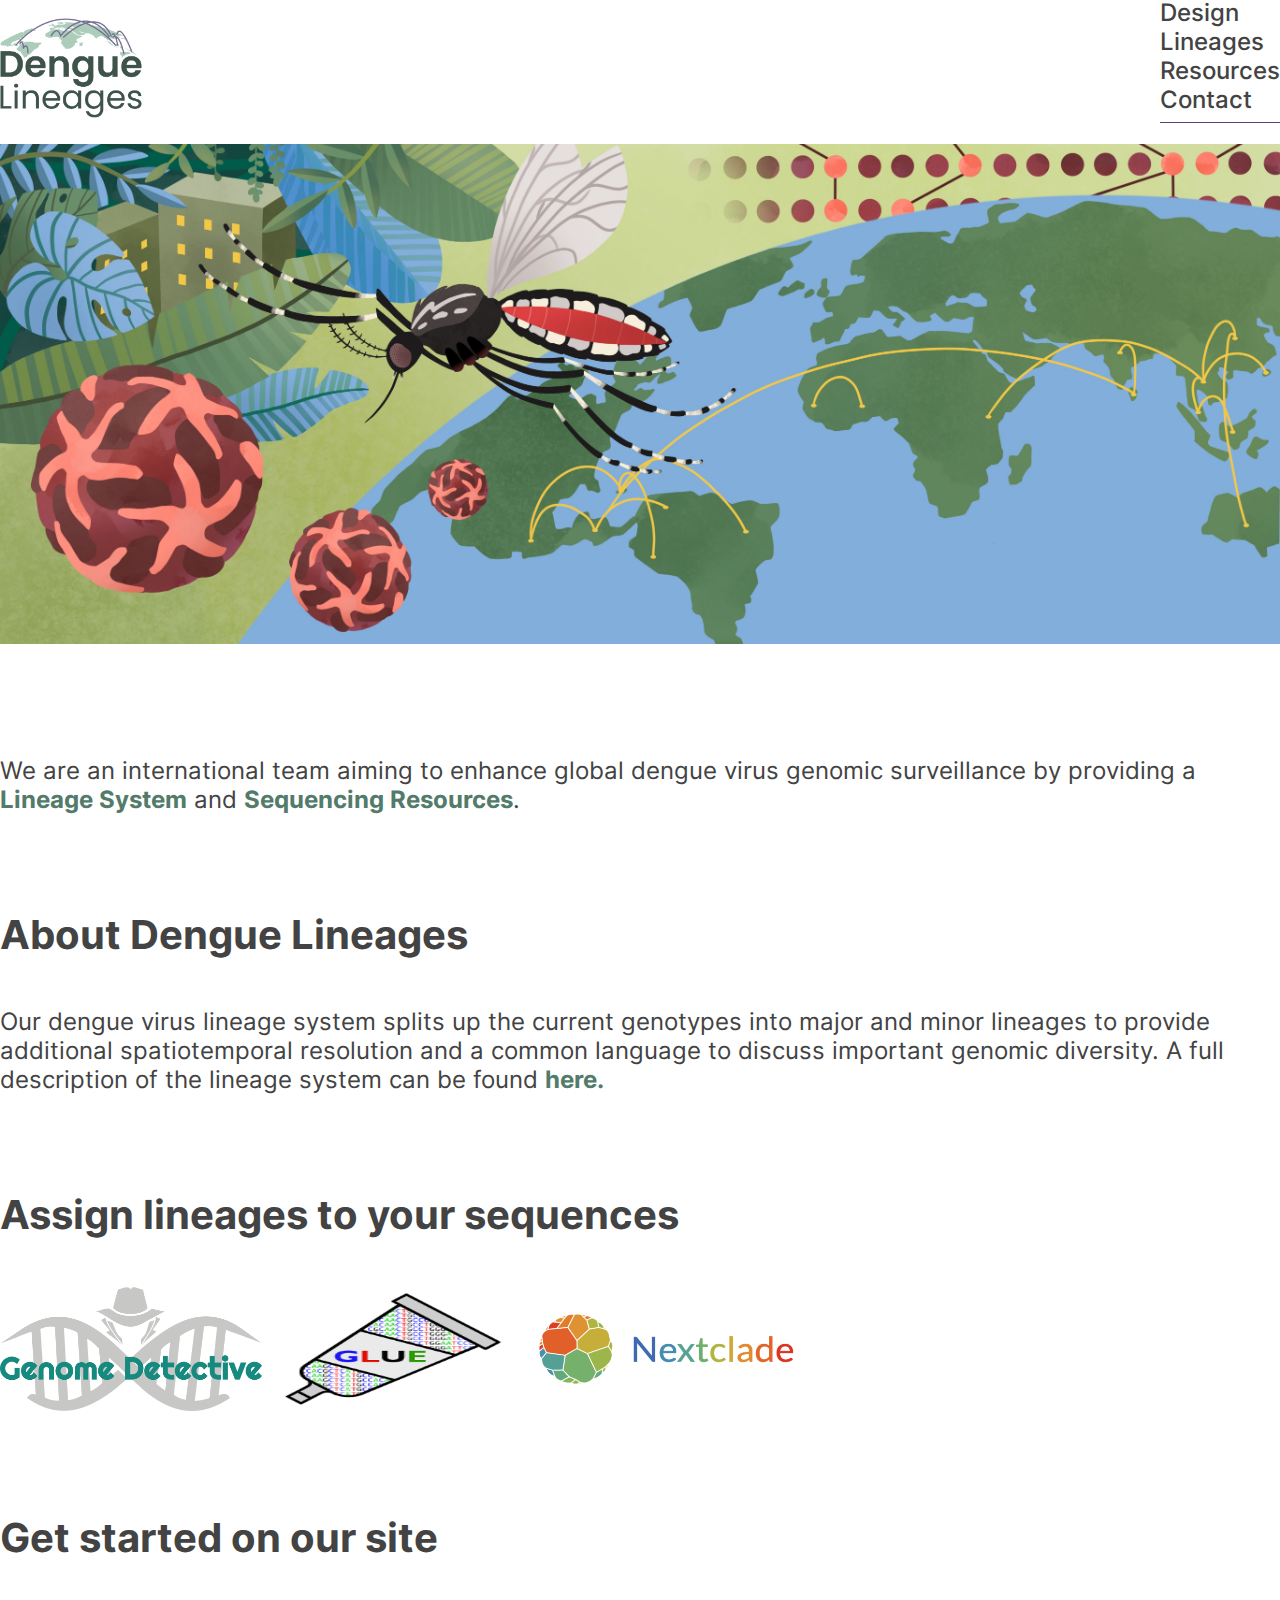
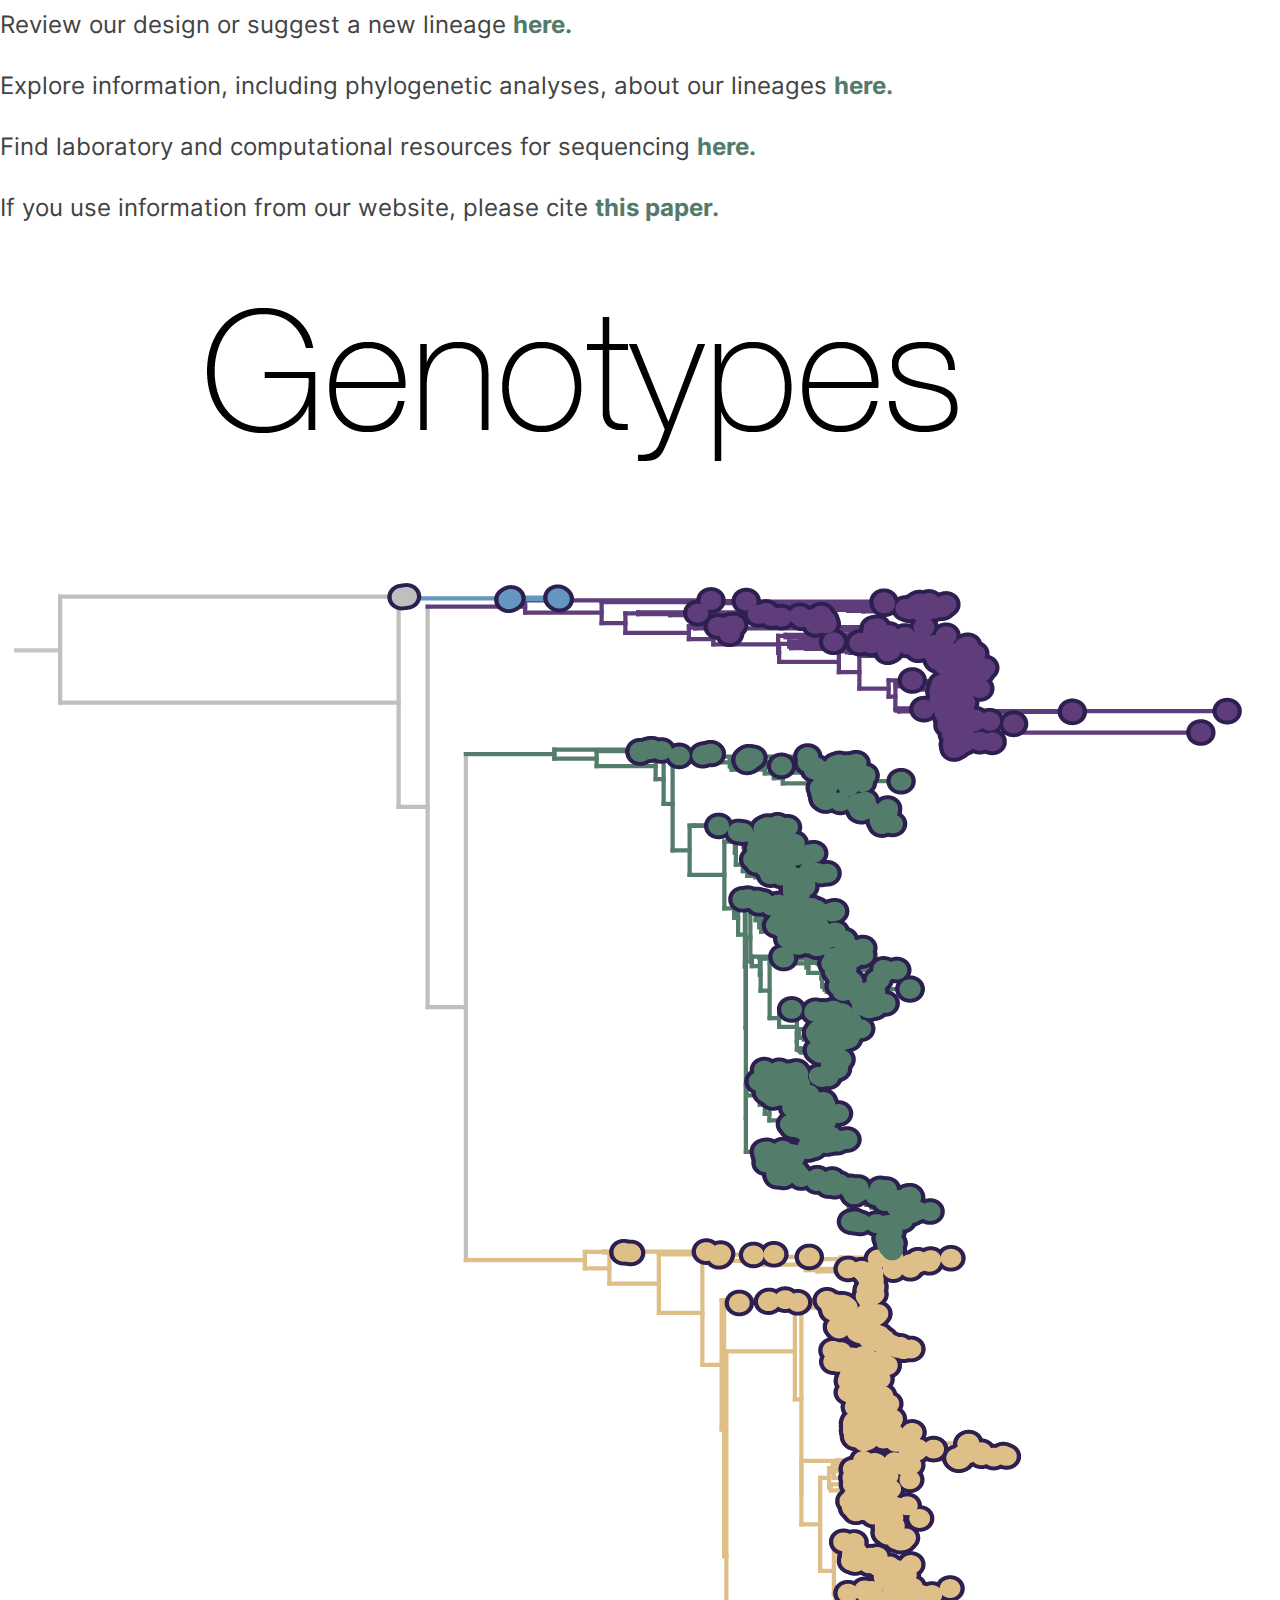
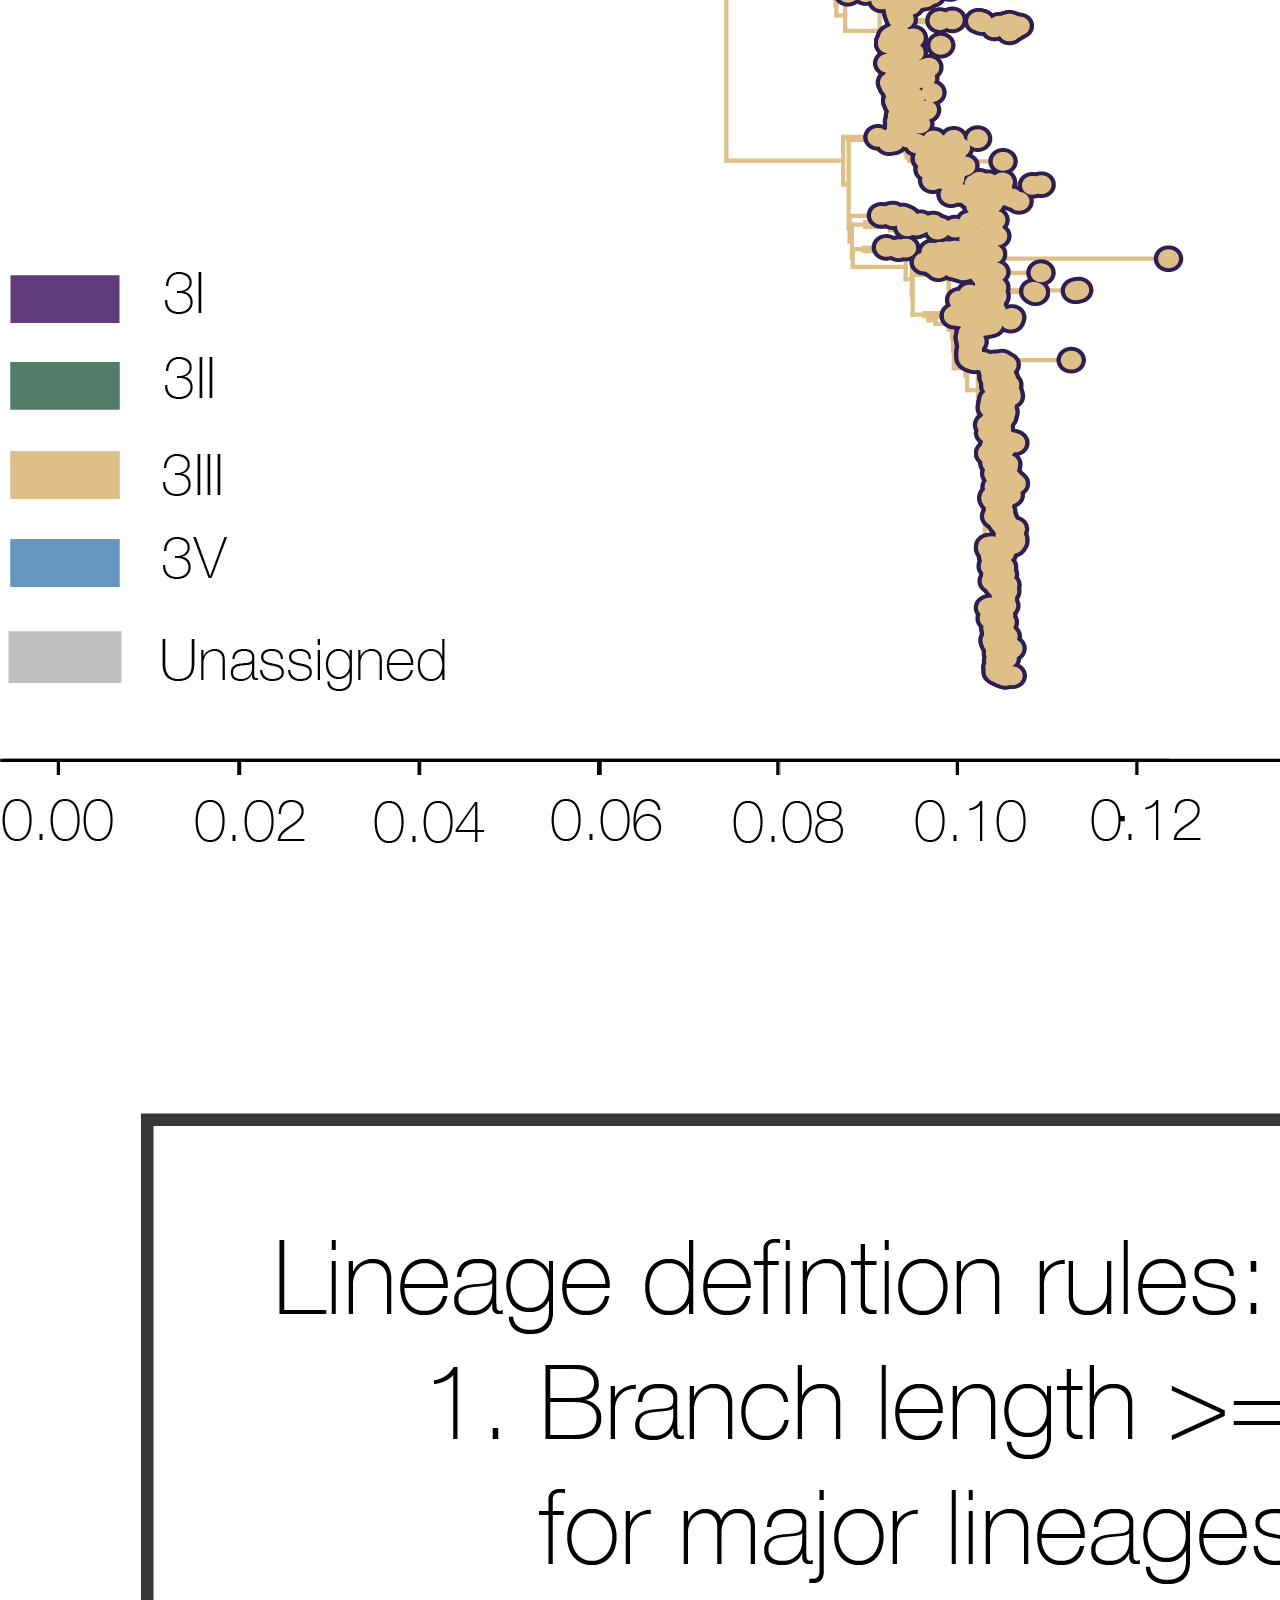
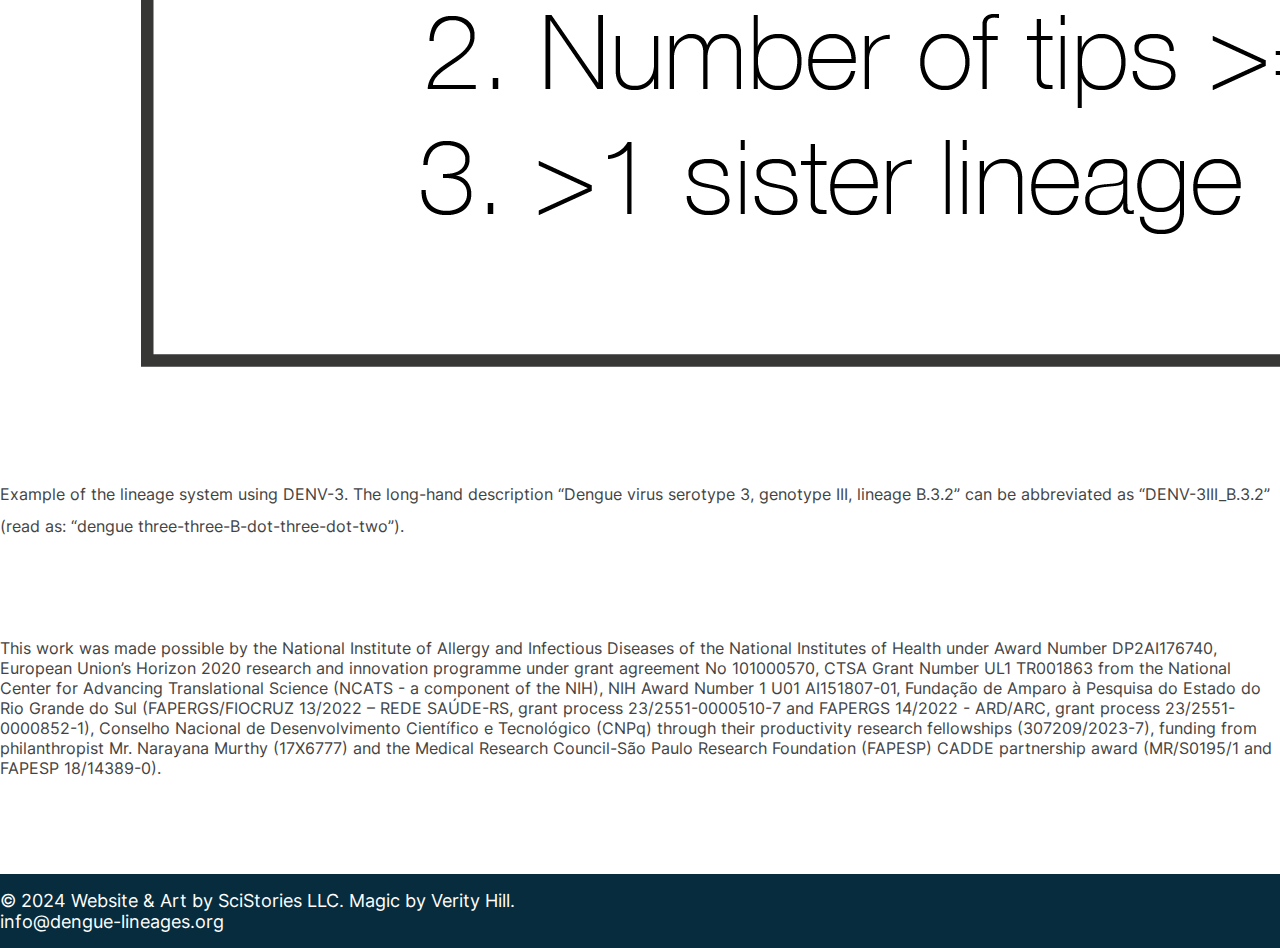
<file: index.html>
<!DOCTYPE html>
<html lang="en">
<head>
    <meta charset="UTF-8">
    <meta name="viewport" content="width=device-width, initial-scale=1.0">
    <link href="https://cdn.jsdelivr.net/npm/bootstrap@5.1.3/dist/css/bootstrap.min.css" rel="stylesheet" integrity="sha384-1BmE4kWBq78iYhFldvKuhfTAU6auU8tT94WrHftjDbrCEXSU1oBoqyl2QvZ6jIW3" crossorigin="anonymous">
    <link rel="stylesheet" href="/style.css">
    <link rel="icon" type="image/x-icon" href="/favicon.ico?v=4" />
    <title>Dengue Lineages</title>
</head>
<body>

    <section class="container">
        <div class="ss-navbar" id="navbar"></div>
    </section>

    <section class="hero">
    </section>

    <section class="container start-section">
        <p>We are an international team aiming to enhance global dengue virus genomic surveillance by providing a <a href="/lineages.html">Lineage System</a> and <a href="/resources.html">Sequencing Resources</a>.</p>
    </section>

    <section class="container">
        <div class="between-section">
            <h1>About Dengue Lineages</h1>
            <p>Our dengue virus lineage system splits up the current genotypes into major and minor lineages to provide additional spatiotemporal resolution and a common language to discuss important genomic diversity. A full description of the lineage system can be found <a href="https://journals.plos.org/plosbiology/article?id=10.1371/journal.pbio.3002834">here.</a></p>
        </div>

        <div class="between-section">
            <h1>Assign lineages to your sequences</h1>
            <a href="https://www.genomedetective.com/app/typingtool/dengue/" target="_blank">
                <img class="img-fluid" src="./assets/img/genome-detective.png" width="262" height="124" alt="Genome Detective Image">
            </a>
            <a href="https://github.com/giffordlabcvr/Dengue-GLUE" target="_blank">
                <img class="img-fluid" src="./assets/img/glue.png" width="262" height="124" alt="GLUE Image">
            </a>
            <a href="https://clades.nextstrain.org/" target="_blank">
                <img class="img-fluid" src="./assets/img/nextclade.png" width="262" height="124" alt="Nextclade Image">
            </a>
        </div>

        <div class="between-section">
            <h1>Get started on our site</h1>
            <p>Review our design or suggest a new lineage <a href="/design.html">here.</a></p>
            <p>Explore information, including phylogenetic analyses, about our lineages <a href="https://www.medrxiv.org/content/10.1101/2024.05.16.24307504v1">here.</a></p>
            <p>Find laboratory and computational resources for sequencing <a href="/resources.html">here.</a></p>
            <p>If you use information from our website, please cite <a href="https://www.medrxiv.org/content/10.1101/2024.05.16.24307504v1">this paper.</a> </p>
            <figure>
                <img class="img-fluid mt-6x" src="./assets/img/homepage-img-01.png" alt="Lineage system using DENV-3 fgigure">
                <figcaption>Example of the lineage system using DENV-3. The long-hand description “Dengue virus serotype 3, genotype III, lineage B.3.2” can be abbreviated as “DENV-3III_B.3.2” (read as: “dengue three-three-B-dot-three-dot-two”).</figcaption>
            </figure>
        </div>

        <div class="between-section end-section">
            <p class="smaller-font">This work was made possible by the National Institute of Allergy and Infectious Diseases of the National Institutes of Health under Award Number DP2AI176740, European Union’s Horizon 2020 research and innovation programme under grant agreement No 101000570, CTSA Grant Number UL1 TR001863 from the National Center for Advancing Translational Science (NCATS - a component of the NIH), NIH Award Number 1 U01 AI151807-01, Fundação de Amparo à Pesquisa do Estado do Rio Grande do Sul (FAPERGS/FIOCRUZ 13/2022 – REDE SAÚDE-RS, grant process 23/2551-0000510-7 and FAPERGS 14/2022 - ARD/ARC, grant process 23/2551-0000852-1), Conselho Nacional de Desenvolvimento Científico e Tecnológico (CNPq) through their productivity research fellowships (307209/2023-7), funding from philanthropist Mr. Narayana Murthy (17X6777) and the Medical Research Council-São Paulo Research Foundation (FAPESP) CADDE partnership award (MR/S0195/1 and FAPESP 18/14389-0).</p>
        </div>
    </section>

    <div id="footer-container"></div>
    <script src="./js/footer.js"></script>
</file>
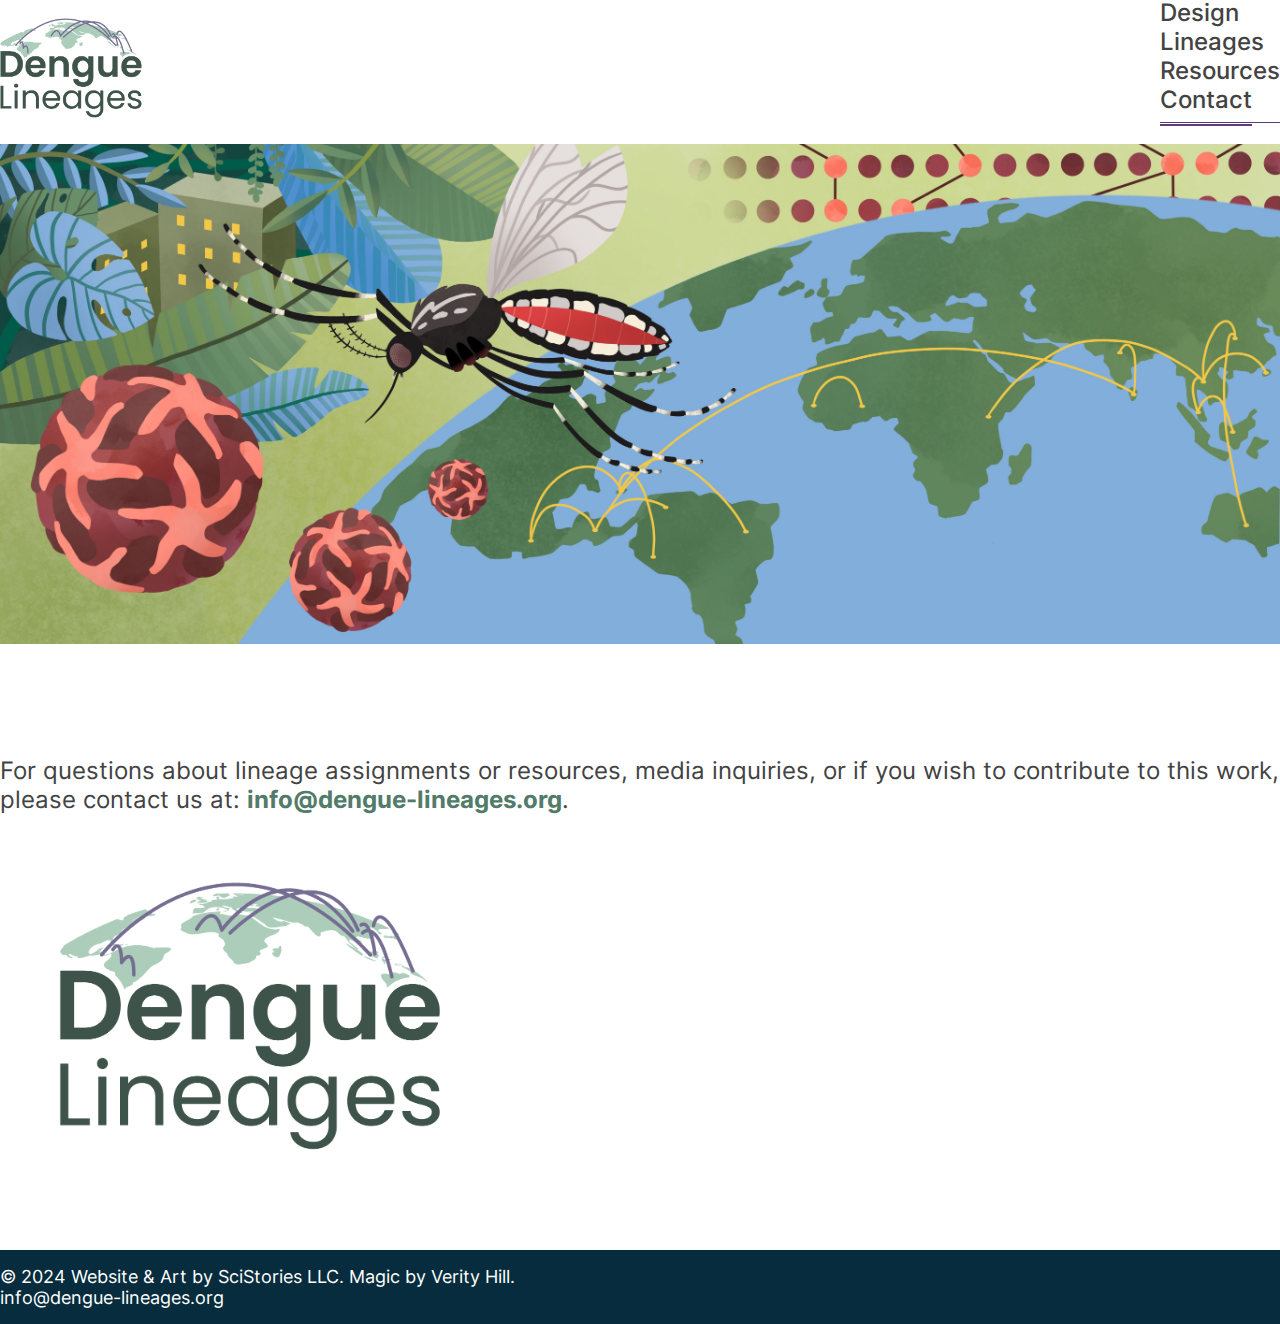
<file: contact.html>
<!DOCTYPE html>
<html lang="en">
<head>
    <meta charset="UTF-8">
    <meta name="viewport" content="width=device-width, initial-scale=1.0">
    <link href="https://cdn.jsdelivr.net/npm/bootstrap@5.1.3/dist/css/bootstrap.min.css" rel="stylesheet" integrity="sha384-1BmE4kWBq78iYhFldvKuhfTAU6auU8tT94WrHftjDbrCEXSU1oBoqyl2QvZ6jIW3" crossorigin="anonymous">
    <link rel="stylesheet" href="/style.css">
    <link rel="icon" type="image/x-icon" href="/favicon.ico?v=4" />
    <title>Dengue Lineages</title>
</head>
<body>

    <section class="container">
        <div class="ss-navbar" id="navbar"></div>
    </section>

<section class="hero">
</section>

<section class="container d-flex flex-column align-items-center start-section adjust-mb">
<p>For questions about lineage assignments or resources, media inquiries, or if you wish to contribute to this work, please contact us at: <a href="mailto:info@dengue-lineages.org">info@dengue-lineages.org</a>.</p>
<img class="img-fluid" width="500" src="./assets/img/logo.png" alt="logo">
</section>

<div id="footer-container"></div>
<script src="./js/footer.js"></script>
</file>
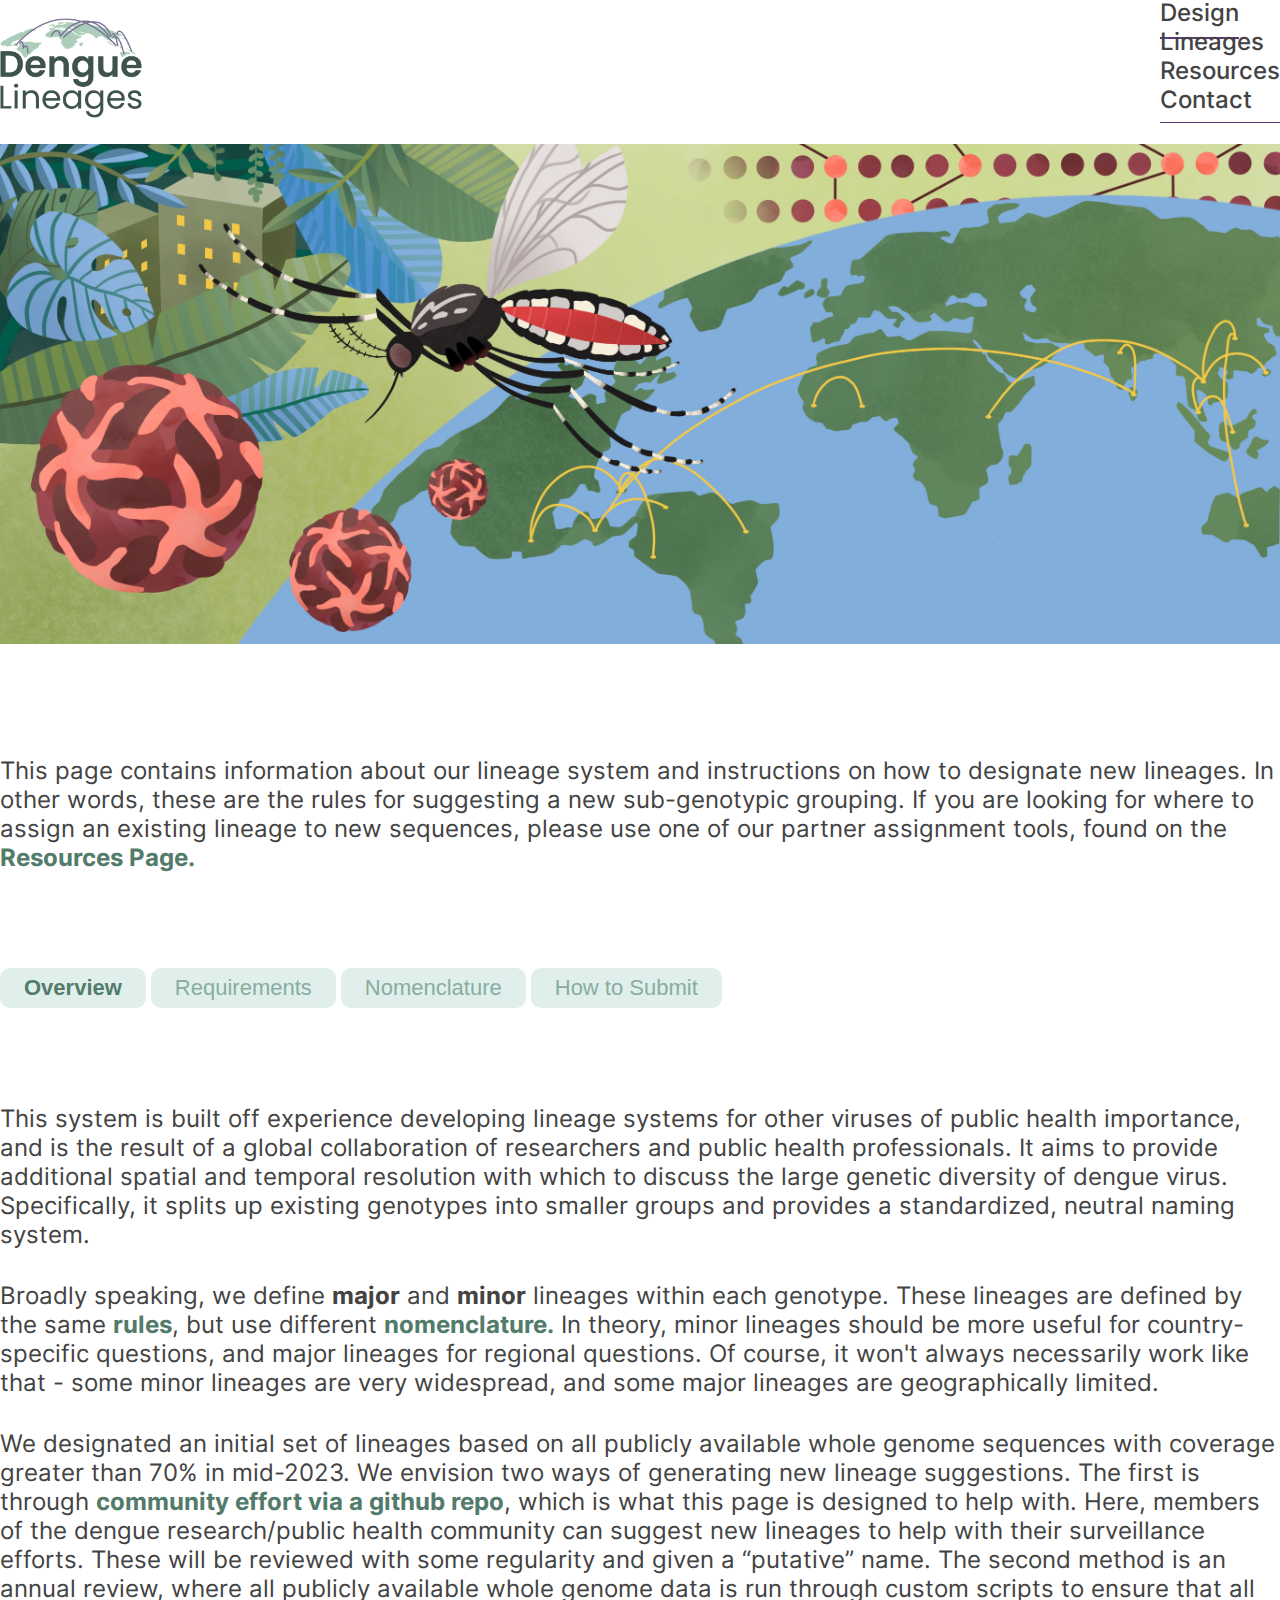
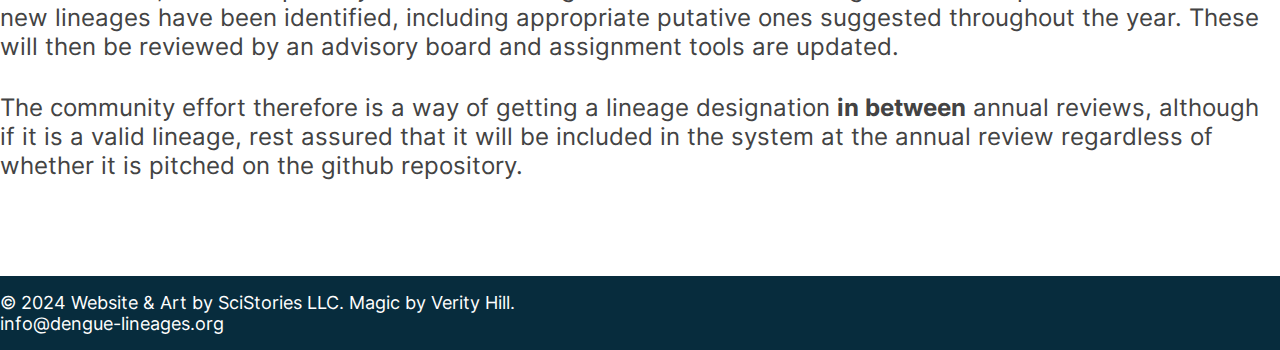
<file: design.html>
<!DOCTYPE html>
<html lang="en">
<head>
    <meta charset="UTF-8">
    <meta name="viewport" content="width=device-width, initial-scale=1.0">
    <link href="https://cdn.jsdelivr.net/npm/bootstrap@5.1.3/dist/css/bootstrap.min.css" rel="stylesheet" integrity="sha384-1BmE4kWBq78iYhFldvKuhfTAU6auU8tT94WrHftjDbrCEXSU1oBoqyl2QvZ6jIW3" crossorigin="anonymous">
    <link rel="stylesheet" href="/style.css">
    <link rel="icon" type="image/x-icon" href="/favicon.ico?v=6" />
    <title>Dengue Lineages</title>
</head>
<body>

    <section class="container">
        <div class="ss-navbar" id="navbar"></div>
    </section>


<section class="hero">
</section>

<section class="start-section container">
    <p>This page contains information about our lineage system and instructions on how to designate new lineages. In other words, these are the rules for suggesting a new sub-genotypic grouping. If you are looking for where to assign an existing lineage to new sequences, please use one of our partner assignment tools, found on the <a href="/resources.html">Resources Page.</a></p>

    <div class="d-flex flex-wrap gap-4x justify-content-center between-section action-buttons-wrapper">
        <button class="ss-button active" id="design-overview">
            Overview
        </button>
        <button class="ss-button" id="design-requirements">
            Requirements
        </button>
        <button class="ss-button" id="design-nomenclature">
            Nomenclature
        </button>
        <button class="ss-button" id="design-how-to">
            How to Submit
        </button>
    </div>

    <div class="between-section end-section">
        <div class="flex-column" id="design-overview-content" style="display: block;">
            <p>This system is built off experience developing lineage systems for other viruses of public health importance, and is the result of a global collaboration of researchers and public health professionals. It aims to provide additional spatial and temporal resolution with which to discuss the large genetic diversity of dengue virus. Specifically, it splits up existing genotypes into smaller groups and provides a standardized, neutral naming system.</p>
            <p>Broadly speaking, we define <strong>major</strong> and <strong>minor</strong> lineages within each genotype. These lineages are defined by the same <a class="link" id="requirements">rules</a>, but use different <a class="link" id="nomenclature">nomenclature.</a> In theory, minor lineages should be more useful for country-specific questions, and major lineages for regional questions. Of course, it won't always necessarily work like that - some minor lineages are very widespread, and some major lineages are geographically limited.</p>
            <p>We designated an initial set of lineages based on all publicly available whole genome sequences with coverage greater than 70% in mid-2023. We envision two ways of generating new lineage suggestions. The first is through <a href="https://github.com/DENV-lineages" target="_blank">community effort via a github repo</a>, which is what this page is designed to help with. Here, members of the dengue research/public health community can suggest new lineages to help with their surveillance efforts. These will be reviewed with some regularity and given a “putative” name. The second method is an annual review, where all publicly available whole genome data is run through custom scripts to ensure that all new lineages have been identified, including appropriate putative ones suggested throughout the year. These will then be reviewed by an advisory board and assignment tools are updated.</p>
            <p>The community effort therefore is a way of getting a lineage designation <strong>in between</strong> annual reviews, although if it is a valid lineage, rest assured that it will be included in the system at the annual review regardless of whether it is pitched on the github repository.</p>
        </div>
        <div class="flex-column" id="design-requirements-content" style="display: none;">
            <p>There are three rules which must be met for a putative new lineage to be named.</p>
            <p>We note that we designate lineages based on defining <strong>nodes</strong> - i.e. all of the tips downstream of this node will be included in the lineage definition.</p>
            <ol>
                <li>The branch leading up to the defining node should be <strong>at least 20 substitutions long for minor lineages</strong> and <strong>25 substitutions long for major lineages</strong></li>
                <li>There should be at least <strong>15 sequences</strong> in the putative clade</li>
                <li>There should be at least one <strong>sister lineage</strong> at the same level - i.e. with the same number of digits (e.g. 2II_A.1.1 and 2II_A.1.2 are sisters, but 3II_C.1 and 3II_C.2.1 are not). This may be an existing or a new lineage.</li>
            </ol>
            <p>The figure below shows examples of acceptable and non-acceptable lineage suggestions:</p>
            <img class="img-fluid mt-6x" src="./assets/img/requirements.png" alt="Examples of putative lineages and how they fit with the rules">
        </div>
        <div class="flex-column" id="design-nomenclature-content" style="display: none;">
            <p>The nomenclature system is split into two levels, named major and minor lineages. These levels have similar defing rules, but use different naming systems.</p>
            <p>Major lineages are defined using <strong>letters</strong> and minor lineages are defined using <strong>dots and numbers</strong>. Importantly, there is only one level of major lineages, but there can be as many nested levels of minor lineages as required.</p>
            <figure>
                <img class="img-fluid mt-6x" src="./assets/img/homepage-img-01.png" alt="Lineage system using DENV-3 fgigure">
                <figcaption>Example of the lineage system using DENV-3. The long-hand description “Dengue virus serotype 3, genotype III, lineage B.3.2” can be abbreviated as “DENV-3III_B.3.2” (read as: “dengue three-three-B-dot-three-dot-two”).</figcaption>
            </figure>
            <p>To come up with a new name for a putative lineage:</p>
            <ul>
                <li>Identify which is the <strong>parent lineage</strong>. For example, if it falls into 2V_A then that is what the name will start with.</li>
                <li>Check which names are <a href="lineages.html">already used</a> in this parent lineage.</li>
                <li>For putative major lineages: choose the next letter in the roman alphabet in that genotype. Eg if there is already genotype I major lineage A and B, the next lineage will be genotype I major lineage C.</li>
                <li>For putative minor lineages: choose the next number in the parent lineage. For example if 2V_A.1.1 and 2V_A.1.2 exist, then the next lineage will be 2V_A.1.3.</li>
            </ul>
            <p>Within a parent lineage, the numbers and letters are somewhat arbitrary - i.e. 2V_A.1 and 2V_A.2 are not necessarily immediate sister lineages, they were simply designated in that order. This is in part because the vertical axis of a vertical rectangular phylogeny (i.e. all of the phylogenies on this website) is itself arbitrary, and branches can be rotated around nodes without changing the topology.</p>

        </div>
        <div class="flex-column" id="design-how-to-content" style="display: none;">
            <p>You have two options. The first is to just wait for the annual review - if the lineage meets all of our criteria and the data is on GenBank, then it will be designated as part of this process.</p>
            <p>The second is to submit an issue to our <a target="_blank" href="https://github.com/DENV-lineages/denv-lineage-designation/issues">github repository</a> using the issue template provided by clicking on issues, and then “new issue”.</p>
            <img class="img-fluid mt-6x" src="./assets/img/issue_template.png" alt="Github issue template">
        </div>
    </div>

</section>

<div id="footer-container"></div>
<script src="./js/footer.js"></script>
</file>
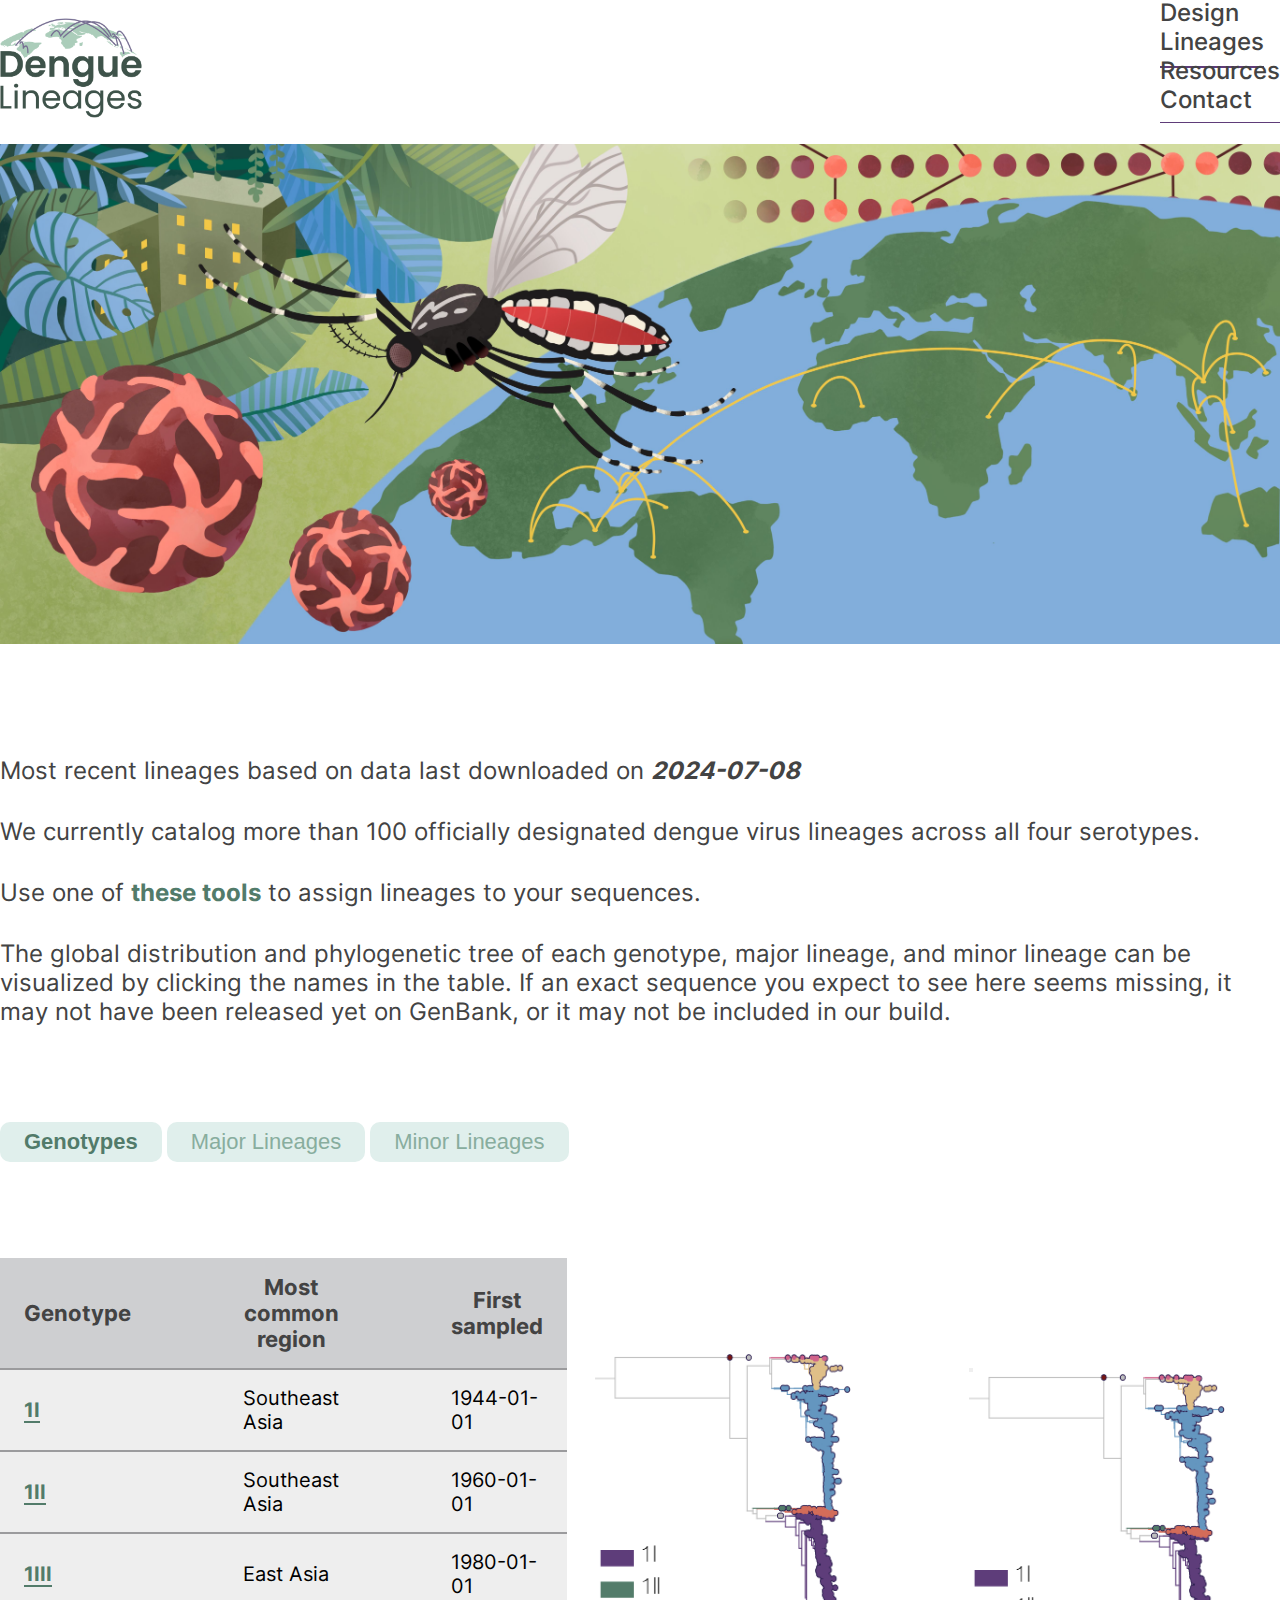
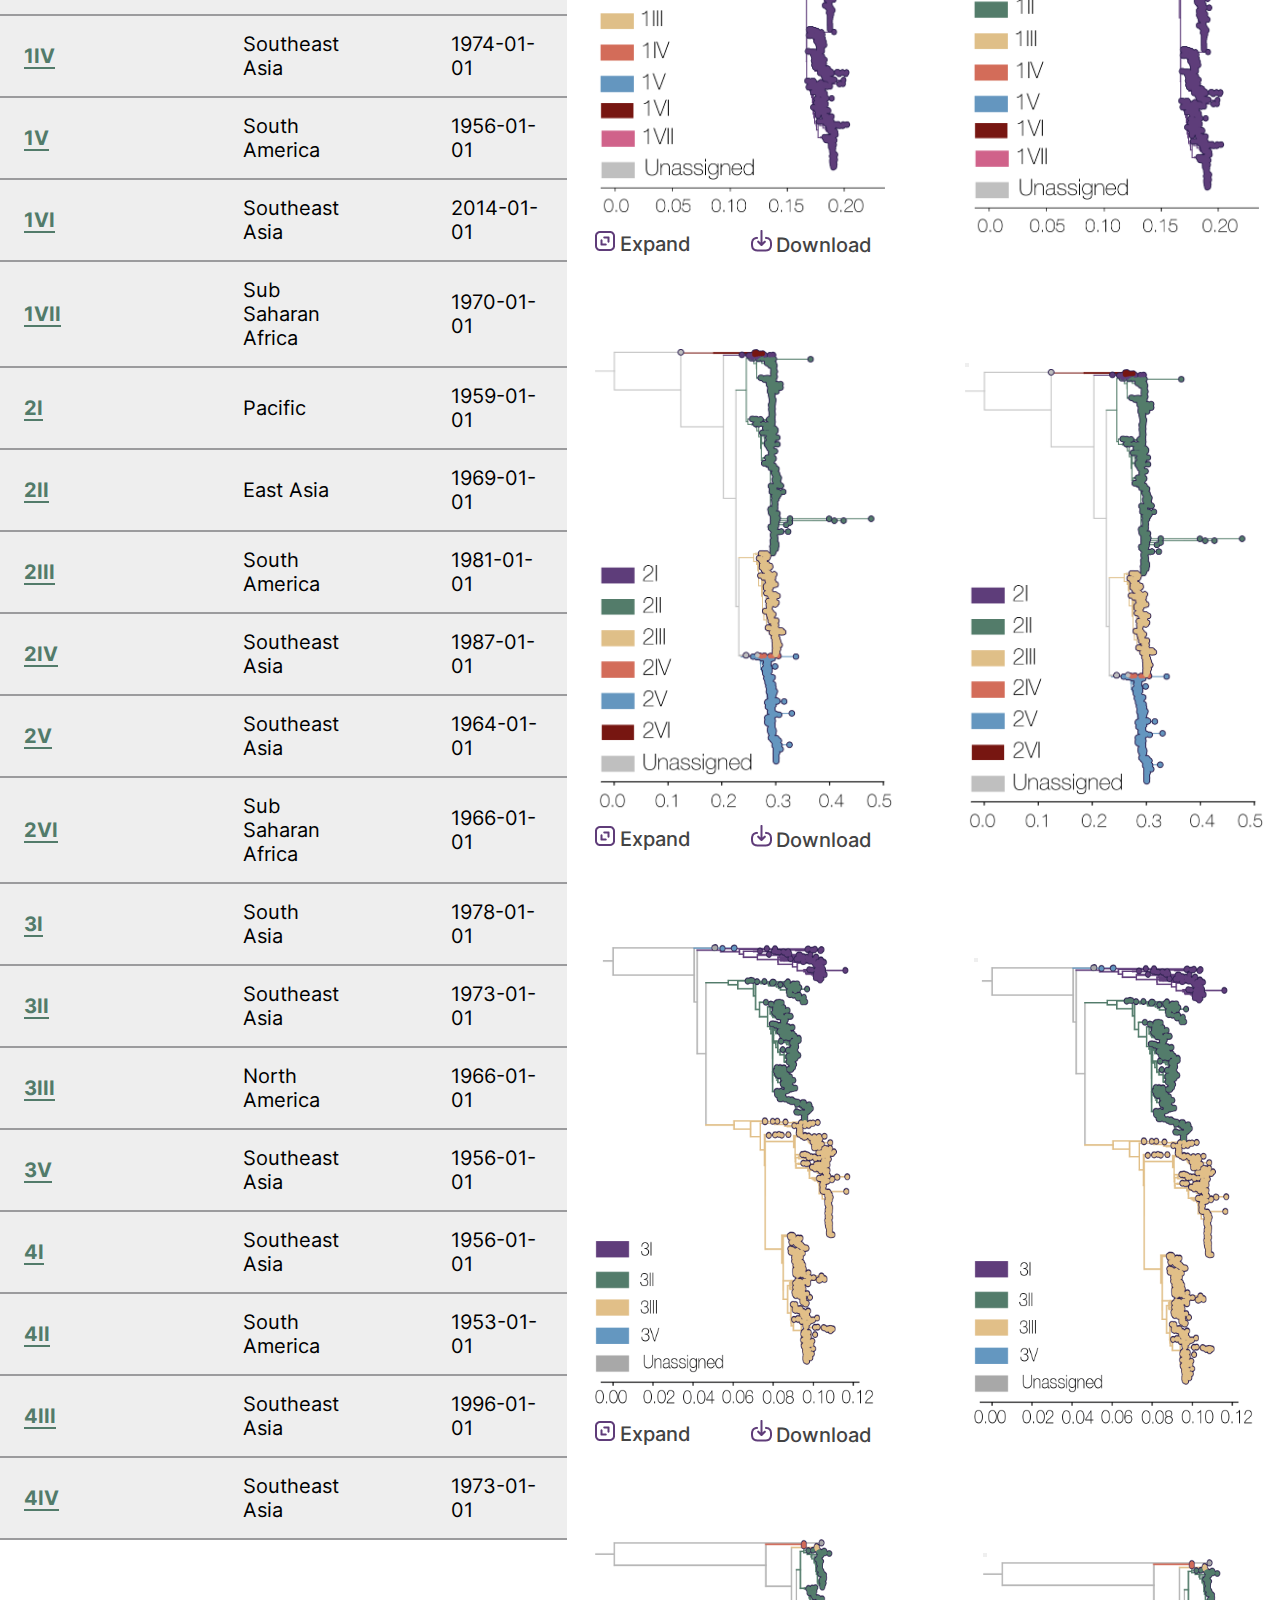
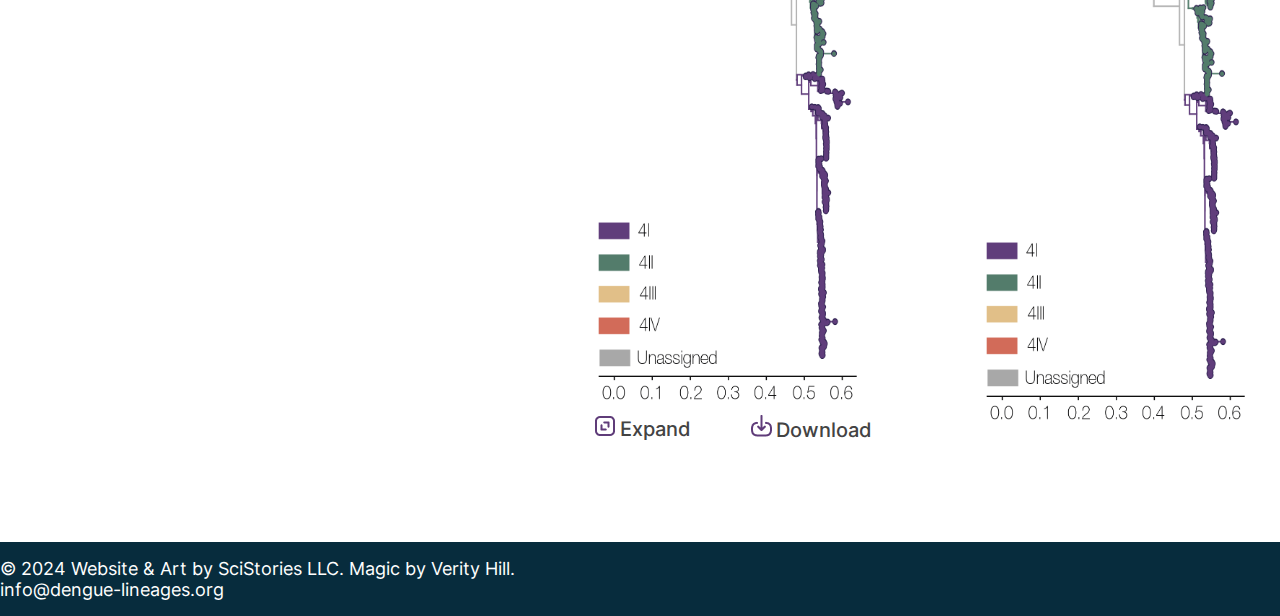
<file: lineages.html>
<!DOCTYPE html>
<html lang="en">
  <head>
    <meta charset="UTF-8" />
    <meta name="viewport" content="width=device-width, initial-scale=1.0" />
    <link
      href="https://cdn.jsdelivr.net/npm/bootstrap@5.1.3/dist/css/bootstrap.min.css"
      rel="stylesheet"
      integrity="sha384-1BmE4kWBq78iYhFldvKuhfTAU6auU8tT94WrHftjDbrCEXSU1oBoqyl2QvZ6jIW3"
      crossorigin="anonymous"
    />
    <link rel="stylesheet" href="/style.css" />
    <link rel="icon" type="image/x-icon" href="/favicon.ico?v=4" />
    <title>Dengue Lineages</title>
  </head>
  <body>
    <section class="container">
      <div class="ss-navbar" id="navbar"></div>
    </section>

    <section class="hero"></section>

    <section class="container start-section">
      <p>
        Most recent lineages based on data last downloaded on <i><strong>2024-07-08</strong></i>
      </p>
      <p>
        We currently catalog more than 100 officially designated dengue virus 
        lineages across all four serotypes.
      </p>
      <p>
        Use one of <a href="https://dengue-lineages.org/resources.html" target="_blank">these tools</a> to assign lineages to your sequences.
      </p>
      <p>
        The global distribution and phylogenetic tree of each genotype, major
        lineage, and minor lineage can be visualized by clicking the names in
        the table.  If an exact sequence you expect to see here seems missing, 
        it may not have been released yet on GenBank, or it may not be included 
        in our build.
      </p>

      <div
        class="d-flex flex-wrap gap-4x justify-content-center between-section action-buttons-wrapper"
      >
        <button class="ss-button active" id="lineages-genotypes">
          Genotypes
        </button>
        <button class="ss-button" id="lineages-major">Major Lineages</button>
        <button class="ss-button" id="lineages-minor">Minor Lineages</button>
      </div>

      <div
        class="between-section align-items-md-center flex-column end-section"
        id="lineages-genotypes-content"
        style="display: flex"
      >
        <div class="table-responsive">
          <table>
            <thead>
              <tr>
                <th>Genotype</th>
                <th>Most common region</th>
                <th>First sampled</th>
              </tr>
            </thead>
            <tbody>
							<tr>
								<td>
									<a
										target="_blank"
										href="https://nextstrain.org/community/grubaughlab/DENV-genomics/d1?c=Region&f_Lineage=1I_K.1.1,1I_H.2,1I_H.3,1I_C,1I_H,1I_K.1.2,1I_K.1,1I_E.1.2,1I_K.7,1I_J,1I,1I_B,1I_K.2,1I_E,1I_E.3,1I_H.1,1I_F,1I_D,1I_E.4,1I_K,1I_K.3,1I_E.1.1,1I_E.2,1I_K.6,1I_E.1,1I_K.5,1I_G,1I_A,1I_K.4"
										>1I</a
									>
								</td>
								<td>Southeast Asia</td>
								<td>1944-01-01</td>
							</tr>
							<tr>
								<td>
									<a
										target="_blank"
										href="https://nextstrain.org/community/grubaughlab/DENV-genomics/d1?c=Region&f_Lineage=1II"
										>1II</a
									>
								</td>
								<td>Southeast Asia</td>
								<td>1960-01-01</td>
							</tr>
							<tr>
								<td>
									<a
										target="_blank"
										href="https://nextstrain.org/community/grubaughlab/DENV-genomics/d1?c=Region&f_Lineage=1III_A.3,1III_A.1,1III_A.2,1III_B,1III_A,1III_A.4,1III"
										>1III</a
									>
								</td>
								<td>East Asia</td>
								<td>1980-01-01</td>
							</tr>
							<tr>
								<td>
									<a
										target="_blank"
										href="https://nextstrain.org/community/grubaughlab/DENV-genomics/d1?c=Region&f_Lineage=1IV_C,1IV_B,1IV,1IV_B.1,1IV_B.2,1IV_A"
										>1IV</a
									>
								</td>
								<td>Southeast Asia</td>
								<td>1974-01-01</td>
							</tr>
							<tr>
								<td>
									<a
										target="_blank"
										href="https://nextstrain.org/community/grubaughlab/DENV-genomics/d1?c=Region&f_Lineage=1V_C,1V_A,1V_D.1,1V_H,1V_E.1,1V_B,1V_D,1V_E.2,1V_D.1.2,1V_F,1V_J,1V_E.3,1V_D.2,1V_D.1.1,1V_E,1V_E.4,1V,1V_G"
										>1V</a
									>
								</td>
								<td>South America</td>
								<td>1956-01-01</td>
							</tr>
							<tr>
								<td>
									<a
										target="_blank"
										href="https://nextstrain.org/community/grubaughlab/DENV-genomics/d1?c=Region&f_Lineage=1VI"
										>1VI</a
									>
								</td>
								<td>Southeast Asia</td>
								<td>2014-01-01</td>
							</tr>
							<tr>
								<td>
									<a
										target="_blank"
										href="https://nextstrain.org/community/grubaughlab/DENV-genomics/d1?c=Region&f_Lineage=1VII,1VII_A,1VII_B"
										>1VII</a
									>
								</td>
								<td>Sub Saharan Africa</td>
								<td>1970-01-01</td>
							</tr>
							<tr>
								<td>
									<a
										target="_blank"
										href="https://nextstrain.org/community/grubaughlab/DENV-genomics/d2?c=Region&f_Lineage=2I"
										>2I</a
									>
								</td>
								<td>Pacific</td>
								<td>1959-01-01</td>
							</tr>
							<tr>
								<td>
									<a
										target="_blank"
										href="https://nextstrain.org/community/grubaughlab/DENV-genomics/d2?c=Region&f_Lineage=2II_C,2II_A.1,2II_F.1.1.3,2II_F.1.3,2II_F.1.1.2,2II_A,2II_F.2.1,2II_F,2II_B,2II_F.1,2II_D.1,2II_D.1.2,2II_F.1.1.6,2II_A.1.1.2,2II_D.1.1,2II,2II_F.2,2II_D.2,2II_F.1.1,2II_E.1,2II_F.1.1.5,2II_F.1.1.4,2II_A.2.2,2II_A.1.2,2II_F.1.1.1,2II_D,2II_E,2II_F.2.2,2II_E.2,2II_D.3,2II_C.1,2II_A.1.1.1,2II_A.1.1,2II_A.2,2II_C.2,2II_F.1.2,2II_A.2.1"
										>2II</a
									>
								</td>
								<td>East Asia</td>
								<td>1969-01-01</td>
							</tr>
							<tr>
								<td>
									<a
										target="_blank"
										href="https://nextstrain.org/community/grubaughlab/DENV-genomics/d2?c=Region&f_Lineage=2III_A,2III_C,2III_B,2III_C.1,2III_D,2III_C.1.1,2III_D.3,2III_C.1.2,2III_A.1,2III_D.1.2,2III_A.2,2III_D.1,2III_D.2,2III_E,2III_D.1.1,2III_D.1.3,2III_C.2,2III"
										>2III</a
									>
								</td>
								<td>South America</td>
								<td>1981-01-01</td>
							</tr>
							<tr>
								<td>
									<a
										target="_blank"
										href="https://nextstrain.org/community/grubaughlab/DENV-genomics/d2?c=Region&f_Lineage=2IV"
										>2IV</a
									>
								</td>
								<td>Southeast Asia</td>
								<td>1987-01-01</td>
							</tr>
							<tr>
								<td>
									<a
										target="_blank"
										href="https://nextstrain.org/community/grubaughlab/DENV-genomics/d2?c=Region&f_Lineage=2V_A.3,2V_C,2V_A.2,2V_A.1,2V_A.1.2,2V_A.1.1,2V_A.1.3,2V_A,2V_E,2V_B,2V,2V_A.4,2V_D"
										>2V</a
									>
								</td>
								<td>Southeast Asia</td>
								<td>1964-01-01</td>
							</tr>
							<tr>
								<td>
									<a
										target="_blank"
										href="https://nextstrain.org/community/grubaughlab/DENV-genomics/d2?c=Region&f_Lineage=2VI"
										>2VI</a
									>
								</td>
								<td>Sub Saharan Africa</td>
								<td>1966-01-01</td>
							</tr>
							<tr>
								<td>
									<a
										target="_blank"
										href="https://nextstrain.org/community/grubaughlab/DENV-genomics/d3?c=Region&f_Lineage=3I_A.1.1,3I_A.1,3I_A,3I_A.2,3I_B,3I_A.1.2,3I,3I_C"
										>3I</a
									>
								</td>
								<td>South Asia</td>
								<td>1978-01-01</td>
							</tr>
							<tr>
								<td>
									<a
										target="_blank"
										href="https://nextstrain.org/community/grubaughlab/DENV-genomics/d3?c=Region&f_Lineage=3II_B,3II,3II_A.3,3II_A.5,3II_A.4,3II_A.2,3II_A,3II_A.1"
										>3II</a
									>
								</td>
								<td>Southeast Asia</td>
								<td>1973-01-01</td>
							</tr>
							<tr>
								<td>
									<a
										target="_blank"
										href="https://nextstrain.org/community/grubaughlab/DENV-genomics/d3?c=Region&f_Lineage=3III_B.3,3III_C,3III_A.1,3III_C.1,3III_B,3III_B.1,3III_B.3.1,3III_A,3III_C.2,3III_C.2.2,3III_B.3.2,3III_B.2,3III,3III_C.2.1,3III_A.2"
										>3III</a
									>
								</td>
								<td>North America</td>
								<td>1966-01-01</td>
							</tr>
							<tr>
								<td>
									<a
										target="_blank"
										href="https://nextstrain.org/community/grubaughlab/DENV-genomics/d3?c=Region&f_Lineage=3V"
										>3V</a
									>
								</td>
								<td>Southeast Asia</td>
								<td>1956-01-01</td>
							</tr>
							<tr>
								<td>
									<a
										target="_blank"
										href="https://nextstrain.org/community/grubaughlab/DENV-genomics/d4?c=Region&f_Lineage=4I_A.1,4I,4I_B,4I_A.2,4I_A.3,4I_A.1.2,4I_A,4I_A.1.1,4I_B.1,4I_B.2"
										>4I</a
									>
								</td>
								<td>Southeast Asia</td>
								<td>1956-01-01</td>
							</tr>
							<tr>
								<td>
									<a
										target="_blank"
										href="https://nextstrain.org/community/grubaughlab/DENV-genomics/d4?c=Region&f_Lineage=4II_A.1,4II_B.1.1,4II_A.2,4II_B,4II,4II_B.1,4II_B.2,4II_A,4II_B.1.2"
										>4II</a
									>
								</td>
								<td>South America</td>
								<td>1953-01-01</td>
							</tr>
							<tr>
								<td>
									<a
										target="_blank"
										href="https://nextstrain.org/community/grubaughlab/DENV-genomics/d4?c=Region&f_Lineage=4III"
										>4III</a
									>
								</td>
								<td>Southeast Asia</td>
								<td>1996-01-01</td>
							</tr>
							<tr>
								<td>
									<a
										target="_blank"
										href="https://nextstrain.org/community/grubaughlab/DENV-genomics/d4?c=Region&f_Lineage=4IV"
										>4IV</a
									>
								</td>
								<td>Southeast Asia</td>
								<td>1973-01-01</td>
							</tr>
		    </tbody>
		  </table>
        </div>
		<div class="lineages-figures-section between-section">
          <div class="lineages-figure-wrapper">
            <img
              class="img-fluid"
              src="./assets/img/lineages-pic-1.png"
              alt="Maximum likelihood phylogeny showing genotypes for each serotype"
            />
            <div class="buttons-wrapper">
              <a
                class="expand-btn"
                type="button"
                role="button"
                data-bs-toggle="modal"
                data-bs-target="#expand-lineages-pic-1"
              >
                Expand
              </a>
              <a
                href="./assets/img/lineages-pic-1.png"
                download
                class="download-btn"
              >
                Download
              </a>
            </div>
          </div>

          <div
            class="modal fade"
            id="expand-lineages-pic-1"
            tabindex="-1"
            aria-labelledby="expand-lineages-pic-1-label"
            aria-hidden="true"
          >
            <div class="modal-dialog">
              <div class="modal-content">
                <div class="modal-header">
                  <button
                    type="button"
                    class="btn-close"
                    data-bs-dismiss="modal"
                    aria-label="Close"
                  ></button>
                </div>
                <div class="modal-body">
                  <img
                    class="img-fluid w-100 h-auto"
                    height="auto"
                    src="./assets/img/lineages-pic-1.png"
                    alt="Maximum likelihood phylogeny showing genotypes for each serotype"
                  />
                </div>
              </div>
            </div>
          </div>

          <div class="lineages-figure-wrapper">
            <img
              class="img-fluid"
              src="./assets/img/lineages-pic-2.png"
              alt="Maximum likelihood phylogeny showing genotypes for each serotype"
            />
            <div class="buttons-wrapper">
              <a
                class="expand-btn"
                type="button"
                role="button"
                data-bs-toggle="modal"
                data-bs-target="#expand-lineages-pic-2"
              >
                Expand
              </a>
              <a
                href="./assets/img/lineages-pic-2.png"
                download
                class="download-btn"
              >
                Download
              </a>
            </div>
          </div>

          <div
            class="modal fade"
            id="expand-lineages-pic-2"
            tabindex="-1"
            aria-labelledby="expand-lineages-pic-2-label"
            aria-hidden="true"
          >
            <div class="modal-dialog">
              <div class="modal-content">
                <div class="modal-header">
                  <button
                    type="button"
                    class="btn-close"
                    data-bs-dismiss="modal"
                    aria-label="Close"
                  ></button>
                </div>
                <div class="modal-body">
                  <img
                    class="img-fluid w-100 h-auto"
                    height="auto"
                    src="./assets/img/lineages-pic-2.png"
                    alt="Maximum likelihood phylogeny showing genotypes for each serotype"
                  />
                </div>
              </div>
            </div>
          </div>

          <div class="lineages-figure-wrapper">
            <img
              class="img-fluid"
              src="./assets/img/lineages-pic-3.png"
              alt="Maximum likelihood phylogeny showing genotypes for each serotype"
            />
            <div class="buttons-wrapper">
              <a
                class="expand-btn"
                type="button"
                role="button"
                data-bs-toggle="modal"
                data-bs-target="#expand-lineages-pic-3"
              >
                Expand
              </a>
              <a
                href="./assets/img/lineages-pic-3.png"
                download
                class="download-btn"
              >
                Download
              </a>
            </div>
          </div>

          <div
            class="modal fade"
            id="expand-lineages-pic-3"
            tabindex="-1"
            aria-labelledby="expand-lineages-pic-3-label"
            aria-hidden="true"
          >
            <div class="modal-dialog">
              <div class="modal-content">
                <div class="modal-header">
                  <button
                    type="button"
                    class="btn-close"
                    data-bs-dismiss="modal"
                    aria-label="Close"
                  ></button>
                </div>
                <div class="modal-body">
                  <img
                    class="img-fluid w-100 h-auto"
                    height="auto"
                    src="./assets/img/lineages-pic-3.png"
                    alt="Maximum likelihood phylogeny showing genotypes for each serotype"
                  />
                </div>
              </div>
            </div>
          </div>

          <div class="lineages-figure-wrapper">
            <img
              class="img-fluid"
              src="./assets/img/lineages-pic-4.png"
              alt="Maximum likelihood phylogeny showing genotypes for each serotype"
            />
            <div class="buttons-wrapper">
              <a
                class="expand-btn"
                type="button"
                role="button"
                data-bs-toggle="modal"
                data-bs-target="#expand-lineages-pic-4"
              >
                Expand
              </a>
              <a
                href="./assets/img/lineages-pic-4.png"
                download
                class="download-btn"
              >
                Download
              </a>
            </div>
          </div>

          <div
            class="modal fade"
            id="expand-lineages-pic-4"
            tabindex="-1"
            aria-labelledby="expand-lineages-pic-4-label"
            aria-hidden="true"
          >
            <div class="modal-dialog">
              <div class="modal-content">
                <div class="modal-header">
                  <button
                    type="button"
                    class="btn-close"
                    data-bs-dismiss="modal"
                    aria-label="Close"
                  ></button>
                </div>
                <div class="modal-body">
                  <img
                    class="img-fluid w-100 h-auto"
                    height="auto"
                    src="./assets/img/lineages-pic-4.png"
                    alt="Maximum likelihood phylogeny showing genotypes for each serotype"
                  />
                </div>
              </div>
            </div>
          </div>
        </div>
      </div>

      <div
        class="between-section align-items-md-center flex-column end-section"
        id="lineages-major-content"
        style="display: none"
      >
        <div class="table-responsive">
          <table>
            <thead>
              <tr>
                <th>Major Lineage</th>
                <th>Most Common Region</th>
                <th>Oldest Date</th>
              </tr>
            </thead>
            <tbody>
							<tr>
								<td>
									<a
										target="_blank"
										href="https://nextstrain.org/community/grubaughlab/DENV-genomics/d1?c=Region&f_Lineage=1III_A.3,1III_A.1,1III_A,1III_A.4,1III_A.2"
										>1III_A</a
									>
								</td>
								<td>East Asia</td>
								<td>2004-01-01</td>
							</tr>
							<tr>
								<td>
									<a
										target="_blank"
										href="https://nextstrain.org/community/grubaughlab/DENV-genomics/d1?c=Region&f_Lineage=1III_B"
										>1III_B</a
									>
								</td>
								<td>South Asia</td>
								<td>2004-01-01</td>
							</tr>
							<tr>
								<td>
									<a
										target="_blank"
										href="https://nextstrain.org/community/grubaughlab/DENV-genomics/d1?c=Region&f_Lineage=1IV_A"
										>1IV_A</a
									>
								</td>
								<td>Pacific</td>
								<td>1984-01-01</td>
							</tr>
							<tr>
								<td>
									<a
										target="_blank"
										href="https://nextstrain.org/community/grubaughlab/DENV-genomics/d1?c=Region&f_Lineage=1IV_B,1IV_B.2,1IV_B.1"
										>1IV_B</a
									>
								</td>
								<td>Southeast Asia</td>
								<td>1974-01-01</td>
							</tr>
							<tr>
								<td>
									<a
										target="_blank"
										href="https://nextstrain.org/community/grubaughlab/DENV-genomics/d1?c=Region&f_Lineage=1IV_C"
										>1IV_C</a
									>
								</td>
								<td>East Asia</td>
								<td>2002-01-01</td>
							</tr>
							<tr>
								<td>
									<a
										target="_blank"
										href="https://nextstrain.org/community/grubaughlab/DENV-genomics/d1?c=Region&f_Lineage=1I_A"
										>1I_A</a
									>
								</td>
								<td>Southeast Asia</td>
								<td>1992-01-01</td>
							</tr>
							<tr>
								<td>
									<a
										target="_blank"
										href="https://nextstrain.org/community/grubaughlab/DENV-genomics/d1?c=Region&f_Lineage=1I_B"
										>1I_B</a
									>
								</td>
								<td>Southeast Asia</td>
								<td>1944-01-01</td>
							</tr>
							<tr>
								<td>
									<a
										target="_blank"
										href="https://nextstrain.org/community/grubaughlab/DENV-genomics/d1?c=Region&f_Lineage=1I_C"
										>1I_C</a
									>
								</td>
								<td>Southeast Asia</td>
								<td>2003-01-01</td>
							</tr>
							<tr>
								<td>
									<a
										target="_blank"
										href="https://nextstrain.org/community/grubaughlab/DENV-genomics/d1?c=Region&f_Lineage=1I_D"
										>1I_D</a
									>
								</td>
								<td>Southeast Asia</td>
								<td>2000-01-01</td>
							</tr>
							<tr>
								<td>
									<a
										target="_blank"
										href="https://nextstrain.org/community/grubaughlab/DENV-genomics/d1?c=Region&f_Lineage=1I_E.1.2,1I_E.1.1,1I_E.2,1I_E,1I_E.1,1I_E.3,1I_E.4"
										>1I_E</a
									>
								</td>
								<td>Southeast Asia</td>
								<td>2002-01-01</td>
							</tr>
							<tr>
								<td>
									<a
										target="_blank"
										href="https://nextstrain.org/community/grubaughlab/DENV-genomics/d1?c=Region&f_Lineage=1I_F"
										>1I_F</a
									>
								</td>
								<td>Southeast Asia</td>
								<td>1996-01-01</td>
							</tr>
							<tr>
								<td>
									<a
										target="_blank"
										href="https://nextstrain.org/community/grubaughlab/DENV-genomics/d1?c=Region&f_Lineage=1I_G"
										>1I_G</a
									>
								</td>
								<td>Southeast Asia</td>
								<td>1996-01-01</td>
							</tr>
							<tr>
								<td>
									<a
										target="_blank"
										href="https://nextstrain.org/community/grubaughlab/DENV-genomics/d1?c=Region&f_Lineage=1I_H.1,1I_H,1I_H.2,1I_H.3"
										>1I_H</a
									>
								</td>
								<td>Southeast Asia</td>
								<td>1995-01-01</td>
							</tr>
							<tr>
								<td>
									<a
										target="_blank"
										href="https://nextstrain.org/community/grubaughlab/DENV-genomics/d1?c=Region&f_Lineage=1I_J"
										>1I_J</a
									>
								</td>
								<td>Southeast Asia</td>
								<td>2000-01-01</td>
							</tr>
							<tr>
								<td>
									<a
										target="_blank"
										href="https://nextstrain.org/community/grubaughlab/DENV-genomics/d1?c=Region&f_Lineage=1I_K.2,1I_K.1.1,1I_K,1I_K.3,1I_K.7,1I_K.6,1I_K.5,1I_K.1.2,1I_K.1,1I_K.4"
										>1I_K</a
									>
								</td>
								<td>Africa</td>
								<td>1995-01-01</td>
							</tr>
							<tr>
								<td>
									<a
										target="_blank"
										href="https://nextstrain.org/community/grubaughlab/DENV-genomics/d1?c=Region&f_Lineage=1VII_A"
										>1VII_A</a
									>
								</td>
								<td>Sub Saharan Africa</td>
								<td>2013-01-01</td>
							</tr>
							<tr>
								<td>
									<a
										target="_blank"
										href="https://nextstrain.org/community/grubaughlab/DENV-genomics/d1?c=Region&f_Lineage=1VII_B"
										>1VII_B</a
									>
								</td>
								<td>Sub Saharan Africa</td>
								<td>2012-01-01</td>
							</tr>
							<tr>
								<td>
									<a
										target="_blank"
										href="https://nextstrain.org/community/grubaughlab/DENV-genomics/d1?c=Region&f_Lineage=1V_A"
										>1V_A</a
									>
								</td>
								<td>South America</td>
								<td>1985-01-01</td>
							</tr>
							<tr>
								<td>
									<a
										target="_blank"
										href="https://nextstrain.org/community/grubaughlab/DENV-genomics/d1?c=Region&f_Lineage=1V_B"
										>1V_B</a
									>
								</td>
								<td>Central America</td>
								<td>1997-01-01</td>
							</tr>
							<tr>
								<td>
									<a
										target="_blank"
										href="https://nextstrain.org/community/grubaughlab/DENV-genomics/d1?c=Region&f_Lineage=1V_C"
										>1V_C</a
									>
								</td>
								<td>North America</td>
								<td>1998-01-01</td>
							</tr>
							<tr>
								<td>
									<a
										target="_blank"
										href="https://nextstrain.org/community/grubaughlab/DENV-genomics/d1?c=Region&f_Lineage=1V_D.1,1V_D,1V_D.1.2,1V_D.2,1V_D.1.1"
										>1V_D</a
									>
								</td>
								<td>South America</td>
								<td>2008-01-01</td>
							</tr>
							<tr>
								<td>
									<a
										target="_blank"
										href="https://nextstrain.org/community/grubaughlab/DENV-genomics/d1?c=Region&f_Lineage=1V_E.1,1V_E.2,1V_E.3,1V_E,1V_E.4"
										>1V_E</a
									>
								</td>
								<td>South America</td>
								<td>1997-01-01</td>
							</tr>
							<tr>
								<td>
									<a
										target="_blank"
										href="https://nextstrain.org/community/grubaughlab/DENV-genomics/d1?c=Region&f_Lineage=1V_F"
										>1V_F</a
									>
								</td>
								<td>South America</td>
								<td>2004-01-01</td>
							</tr>
							<tr>
								<td>
									<a
										target="_blank"
										href="https://nextstrain.org/community/grubaughlab/DENV-genomics/d1?c=Region&f_Lineage=1V_G"
										>1V_G</a
									>
								</td>
								<td>South America</td>
								<td>1998-01-01</td>
							</tr>
							<tr>
								<td>
									<a
										target="_blank"
										href="https://nextstrain.org/community/grubaughlab/DENV-genomics/d1?c=Region&f_Lineage=1V_H"
										>1V_H</a
									>
								</td>
								<td>South America</td>
								<td>1996-01-01</td>
							</tr>
							<tr>
								<td>
									<a
										target="_blank"
										href="https://nextstrain.org/community/grubaughlab/DENV-genomics/d1?c=Region&f_Lineage=1V_J"
										>1V_J</a
									>
								</td>
								<td>North America</td>
								<td>1987-01-01</td>
							</tr>
							<tr>
								<td>
									<a
										target="_blank"
										href="https://nextstrain.org/community/grubaughlab/DENV-genomics/d2?c=Region&f_Lineage=2III_A.2,2III_A,2III_A.1"
										>2III_A</a
									>
								</td>
								<td>Southeast Asia</td>
								<td>1988-01-01</td>
							</tr>
							<tr>
								<td>
									<a
										target="_blank"
										href="https://nextstrain.org/community/grubaughlab/DENV-genomics/d2?c=Region&f_Lineage=2III_B"
										>2III_B</a
									>
								</td>
								<td>North America</td>
								<td>1990-01-01</td>
							</tr>
							<tr>
								<td>
									<a
										target="_blank"
										href="https://nextstrain.org/community/grubaughlab/DENV-genomics/d2?c=Region&f_Lineage=2III_C,2III_C.1,2III_C.1.1,2III_C.1.2,2III_C.2"
										>2III_C</a
									>
								</td>
								<td>South America</td>
								<td>1998-01-01</td>
							</tr>
							<tr>
								<td>
									<a
										target="_blank"
										href="https://nextstrain.org/community/grubaughlab/DENV-genomics/d2?c=Region&f_Lineage=2III_D,2III_D.3,2III_D.1.2,2III_D.1,2III_D.2,2III_D.1.1,2III_D.1.3"
										>2III_D</a
									>
								</td>
								<td>Central America</td>
								<td>1996-01-01</td>
							</tr>
							<tr>
								<td>
									<a
										target="_blank"
										href="https://nextstrain.org/community/grubaughlab/DENV-genomics/d2?c=Region&f_Lineage=2III_E"
										>2III_E</a
									>
								</td>
								<td>South America</td>
								<td>1997-06-01</td>
							</tr>
							<tr>
								<td>
									<a
										target="_blank"
										href="https://nextstrain.org/community/grubaughlab/DENV-genomics/d2?c=Region&f_Lineage=2II_A.1,2II_A.1.1.1,2II_A.1.1,2II_A.1.1.2,2II_A,2II_A.2,2II_A.2.2,2II_A.1.2,2II_A.2.1"
										>2II_A</a
									>
								</td>
								<td>Africa</td>
								<td>1974-01-01</td>
							</tr>
							<tr>
								<td>
									<a
										target="_blank"
										href="https://nextstrain.org/community/grubaughlab/DENV-genomics/d2?c=Region&f_Lineage=2II_B"
										>2II_B</a
									>
								</td>
								<td>Sub Saharan Africa</td>
								<td>1975-01-01</td>
							</tr>
							<tr>
								<td>
									<a
										target="_blank"
										href="https://nextstrain.org/community/grubaughlab/DENV-genomics/d2?c=Region&f_Lineage=2II_C,2II_C.1,2II_C.2"
										>2II_C</a
									>
								</td>
								<td>East Asia</td>
								<td>2001-01-01</td>
							</tr>
							<tr>
								<td>
									<a
										target="_blank"
										href="https://nextstrain.org/community/grubaughlab/DENV-genomics/d2?c=Region&f_Lineage=2II_D.1.1,2II_D.2,2II_D.1,2II_D.1.2,2II_D,2II_D.3"
										>2II_D</a
									>
								</td>
								<td>East Asia</td>
								<td>2005-01-01</td>
							</tr>
							<tr>
								<td>
									<a
										target="_blank"
										href="https://nextstrain.org/community/grubaughlab/DENV-genomics/d2?c=Region&f_Lineage=2II_E,2II_E.1,2II_E.2"
										>2II_E</a
									>
								</td>
								<td>Southeast Asia</td>
								<td>2004-01-01</td>
							</tr>
							<tr>
								<td>
									<a
										target="_blank"
										href="https://nextstrain.org/community/grubaughlab/DENV-genomics/d2?c=Region&f_Lineage=2II_F.1.1.3,2II_F.1.1.6,2II_F.1.1.2,2II_F.1.2,2II_F.1.1.5,2II_F.1.1.4,2II_F.2,2II_F.2.1,2II_F,2II_F.1,2II_F.1.1.1,2II_F.2.2,2II_F.1.1,2II_F.1.3"
										>2II_F</a
									>
								</td>
								<td>East Asia</td>
								<td>2001-01-01</td>
							</tr>
							<tr>
								<td>
									<a
										target="_blank"
										href="https://nextstrain.org/community/grubaughlab/DENV-genomics/d2?c=Region&f_Lineage=2V_A.3,2V_A.2,2V_A.1,2V_A.1.2,2V_A.1.1,2V_A,2V_A.1.3,2V_A.4"
										>2V_A</a
									>
								</td>
								<td>Southeast Asia</td>
								<td>1994-01-01</td>
							</tr>
							<tr>
								<td>
									<a
										target="_blank"
										href="https://nextstrain.org/community/grubaughlab/DENV-genomics/d2?c=Region&f_Lineage=2V_B"
										>2V_B</a
									>
								</td>
								<td>Southeast Asia</td>
								<td>1994-01-01</td>
							</tr>
							<tr>
								<td>
									<a
										target="_blank"
										href="https://nextstrain.org/community/grubaughlab/DENV-genomics/d2?c=Region&f_Lineage=2V_C"
										>2V_C</a
									>
								</td>
								<td>Southeast Asia</td>
								<td>1994-01-01</td>
							</tr>
							<tr>
								<td>
									<a
										target="_blank"
										href="https://nextstrain.org/community/grubaughlab/DENV-genomics/d2?c=Region&f_Lineage=2V_D"
										>2V_D</a
									>
								</td>
								<td>Southeast Asia</td>
								<td>1995-01-01</td>
							</tr>
							<tr>
								<td>
									<a
										target="_blank"
										href="https://nextstrain.org/community/grubaughlab/DENV-genomics/d2?c=Region&f_Lineage=2V_E"
										>2V_E</a
									>
								</td>
								<td>Southeast Asia</td>
								<td>2001-01-01</td>
							</tr>
							<tr>
								<td>
									<a
										target="_blank"
										href="https://nextstrain.org/community/grubaughlab/DENV-genomics/d3?c=Region&f_Lineage=3III_A.1,3III_A,3III_A.2"
										>3III_A</a
									>
								</td>
								<td>Southeast Asia</td>
								<td>1993-01-01</td>
							</tr>
							<tr>
								<td>
									<a
										target="_blank"
										href="https://nextstrain.org/community/grubaughlab/DENV-genomics/d3?c=Region&f_Lineage=3III_B.1,3III_B,3III_B.3.1,3III_B.3.2,3III_B.2,3III_B.3"
										>3III_B</a
									>
								</td>
								<td>North America</td>
								<td>2002-01-01</td>
							</tr>
							<tr>
								<td>
									<a
										target="_blank"
										href="https://nextstrain.org/community/grubaughlab/DENV-genomics/d3?c=Region&f_Lineage=3III_C,3III_C.1,3III_C.2,3III_C.2.2,3III_C.2.1"
										>3III_C</a
									>
								</td>
								<td>Central America</td>
								<td>1994-01-01</td>
							</tr>
							<tr>
								<td>
									<a
										target="_blank"
										href="https://nextstrain.org/community/grubaughlab/DENV-genomics/d3?c=Region&f_Lineage=3II_A.3,3II_A.5,3II_A.4,3II_A.2,3II_A,3II_A.1"
										>3II_A</a
									>
								</td>
								<td>Southeast Asia</td>
								<td>1991-05-21</td>
							</tr>
							<tr>
								<td>
									<a
										target="_blank"
										href="https://nextstrain.org/community/grubaughlab/DENV-genomics/d3?c=Region&f_Lineage=3II_B"
										>3II_B</a
									>
								</td>
								<td>Southeast Asia</td>
								<td>1994-01-01</td>
							</tr>
							<tr>
								<td>
									<a
										target="_blank"
										href="https://nextstrain.org/community/grubaughlab/DENV-genomics/d3?c=Region&f_Lineage=3I_A.1.1,3I_A.1,3I_A.2,3I_A.1.2,3I_A"
										>3I_A</a
									>
								</td>
								<td>South Asia</td>
								<td>1984-01-01</td>
							</tr>
							<tr>
								<td>
									<a
										target="_blank"
										href="https://nextstrain.org/community/grubaughlab/DENV-genomics/d3?c=Region&f_Lineage=3I_B"
										>3I_B</a
									>
								</td>
								<td>Pacific</td>
								<td>1978-01-01</td>
							</tr>
							<tr>
								<td>
									<a
										target="_blank"
										href="https://nextstrain.org/community/grubaughlab/DENV-genomics/d3?c=Region&f_Lineage=3I_C"
										>3I_C</a
									>
								</td>
								<td>East Asia</td>
								<td>2008-01-01</td>
							</tr>
							<tr>
								<td>
									<a
										target="_blank"
										href="https://nextstrain.org/community/grubaughlab/DENV-genomics/d4?c=Region&f_Lineage=4II_A.1,4II_A,4II_A.2"
										>4II_A</a
									>
								</td>
								<td>Southeast Asia</td>
								<td>1973-01-01</td>
							</tr>
							<tr>
								<td>
									<a
										target="_blank"
										href="https://nextstrain.org/community/grubaughlab/DENV-genomics/d4?c=Region&f_Lineage=4II_B.1.1,4II_B,4II_B.1,4II_B.2,4II_B.1.2"
										>4II_B</a
									>
								</td>
								<td>South America</td>
								<td>1953-01-01</td>
							</tr>
							<tr>
								<td>
									<a
										target="_blank"
										href="https://nextstrain.org/community/grubaughlab/DENV-genomics/d4?c=Region&f_Lineage=4I_A.1,4I_A.2,4I_A.3,4I_A.1.2,4I_A,4I_A.1.1"
										>4I_A</a
									>
								</td>
								<td>Southeast Asia</td>
								<td>1976-01-01</td>
							</tr>
							<tr>
								<td>
									<a
										target="_blank"
										href="https://nextstrain.org/community/grubaughlab/DENV-genomics/d4?c=Region&f_Lineage=4I_B.1,4I_B,4I_B.2"
										>4I_B</a
									>
								</td>
								<td>South Asia</td>
								<td>1979-01-01</td>
							</tr>
		    </tbody>
		  </table>
        </div>

        <div class="lineages-figures-section between-section">
          <div class="lineages-figure-wrapper">
            <img
              class="img-fluid"
              src="./assets/img/major-figure-01.png"
              alt="maximum likelihood phylogeny showing major lineages for each serotype"
            />
            <div class="buttons-wrapper">
              <a
                class="expand-btn"
                type="button"
                role="button"
                data-bs-toggle="modal"
                data-bs-target="#expand-major-figure-01"
              >
                Expand
              </a>
              <a
                href="./assets/img/major-figure-01.png"
                download
                class="download-btn"
              >
                Download
              </a>
            </div>
          </div>

          <div
            class="modal fade"
            id="expand-major-figure-01"
            tabindex="-1"
            aria-labelledby="expand-major-figure-01-label"
            aria-hidden="true"
          >
            <div class="modal-dialog">
              <div class="modal-content">
                <div class="modal-header">
                  <button
                    type="button"
                    class="btn-close"
                    data-bs-dismiss="modal"
                    aria-label="Close"
                  ></button>
                </div>
                <div class="modal-body">
                  <img
                    class="img-fluid w-100 h-auto"
                    height="auto"
                    src="./assets/img/major-figure-01.png"
                    alt="maximum likelihood phylogeny showing major lineages for each serotype"
                  />
                </div>
              </div>
            </div>
          </div>

          <div class="lineages-figure-wrapper">
            <img
              class="img-fluid"
              src="./assets/img/major-figure-02.png"
              alt="maximum likelihood phylogeny showing major lineages for each serotype"
            />
            <div class="buttons-wrapper">
              <a
                class="expand-btn"
                type="button"
                role="button"
                data-bs-toggle="modal"
                data-bs-target="#expand-major-figure-02"
              >
                Expand
              </a>
              <a
                href="./assets/img/major-figure-02.png"
                download
                class="download-btn"
              >
                Download
              </a>
            </div>
          </div>

          <div
            class="modal fade"
            id="expand-major-figure-02"
            tabindex="-1"
            aria-labelledby="expand-major-figure-02-label"
            aria-hidden="true"
          >
            <div class="modal-dialog">
              <div class="modal-content">
                <div class="modal-header">
                  <button
                    type="button"
                    class="btn-close"
                    data-bs-dismiss="modal"
                    aria-label="Close"
                  ></button>
                </div>
                <div class="modal-body">
                  <img
                    class="img-fluid w-100 h-auto"
                    height="auto"
                    src="./assets/img/major-figure-02.png"
                    alt="maximum likelihood phylogeny showing major lineages for each serotype"
                  />
                </div>
              </div>
            </div>
          </div>

          <div class="lineages-figure-wrapper">
            <img
              class="img-fluid"
              src="./assets/img/major-figure-03.png"
              alt="maximum likelihood phylogeny showing major lineages for each serotype"
            />
            <div class="buttons-wrapper">
              <a
                class="expand-btn"
                type="button"
                role="button"
                data-bs-toggle="modal"
                data-bs-target="#expand-major-figure-03"
              >
                Expand
              </a>
              <a
                href="./assets/img/major-figure-03.png"
                download
                class="download-btn"
              >
                Download
              </a>
            </div>
          </div>

          <div
            class="modal fade"
            id="expand-major-figure-03"
            tabindex="-1"
            aria-labelledby="expand-major-figure-03-label"
            aria-hidden="true"
          >
            <div class="modal-dialog">
              <div class="modal-content">
                <div class="modal-header">
                  <button
                    type="button"
                    class="btn-close"
                    data-bs-dismiss="modal"
                    aria-label="Close"
                  ></button>
                </div>
                <div class="modal-body">
                  <img
                    class="img-fluid w-100 h-auto"
                    height="auto"
                    src="./assets/img/major-figure-03.png"
                    alt="maximum likelihood phylogeny showing major lineages for each serotype"
                  />
                </div>
              </div>
            </div>
          </div>

          <div class="lineages-figure-wrapper">
            <img
              class="img-fluid"
              src="./assets/img/major-figure-04.png"
              alt="maximum likelihood phylogeny showing major lineages for each serotype"
            />
            <div class="buttons-wrapper">
              <a
                class="expand-btn"
                type="button"
                role="button"
                data-bs-toggle="modal"
                data-bs-target="#expand-major-figure-04"
              >
                Expand
              </a>
              <a
                href="./assets/img/major-figure-04.png"
                download
                class="download-btn"
              >
                Download
              </a>
            </div>
          </div>

          <div
            class="modal fade"
            id="expand-major-figure-04"
            tabindex="-1"
            aria-labelledby="expand-major-figure-04-label"
            aria-hidden="true"
          >
            <div class="modal-dialog">
              <div class="modal-content">
                <div class="modal-header">
                  <button
                    type="button"
                    class="btn-close"
                    data-bs-dismiss="modal"
                    aria-label="Close"
                  ></button>
                </div>
                <div class="modal-body">
                  <img
                    class="img-fluid w-100 h-auto"
                    height="auto"
                    src="./assets/img/major-figure-04.png"
                    alt="maximum likelihood phylogeny showing major lineages for each serotype"
                  />
                </div>
              </div>
            </div>
          </div>
        </div>
      </div>

      <div
        class="between-section align-items-md-center flex-column end-section"
        id="lineages-minor-content"
        style="display: none"
      >
        <div class="table-responsive">
          <table>
            <thead>
              <tr>
                <th>Minor Lineage</th>
                <th>Most Common Region</th>
                <th>Oldest Date</th>
              </tr>
            </thead>
            <tbody>
							<tr>
								<td>
									<a
										target="_blank"
										href="https://nextstrain.org/community/grubaughlab/DENV-genomics/d1?c=Region&f_Lineage=1III_A.1"
										>1III_A.1</a
									>
								</td>
								<td>South Asia</td>
								<td>2022-04-01</td>
							</tr>
							<tr>
								<td>
									<a
										target="_blank"
										href="https://nextstrain.org/community/grubaughlab/DENV-genomics/d1?c=Region&f_Lineage=1III_A.2"
										>1III_A.2</a
									>
								</td>
								<td>South Asia</td>
								<td>2019-01-01</td>
							</tr>
							<tr>
								<td>
									<a
										target="_blank"
										href="https://nextstrain.org/community/grubaughlab/DENV-genomics/d1?c=Region&f_Lineage=1III_A.3"
										>1III_A.3</a
									>
								</td>
								<td>South Asia</td>
								<td>2013-12-01</td>
							</tr>
							<tr>
								<td>
									<a
										target="_blank"
										href="https://nextstrain.org/community/grubaughlab/DENV-genomics/d1?c=Region&f_Lineage=1III_A.4"
										>1III_A.4</a
									>
								</td>
								<td>South Asia</td>
								<td>2017-10-11</td>
							</tr>
							<tr>
								<td>
									<a
										target="_blank"
										href="https://nextstrain.org/community/grubaughlab/DENV-genomics/d1?c=Region&f_Lineage=1IV_B.1"
										>1IV_B.1</a
									>
								</td>
								<td>Southeast Asia</td>
								<td>2006-01-01</td>
							</tr>
							<tr>
								<td>
									<a
										target="_blank"
										href="https://nextstrain.org/community/grubaughlab/DENV-genomics/d1?c=Region&f_Lineage=1IV_B.2"
										>1IV_B.2</a
									>
								</td>
								<td>Southeast Asia</td>
								<td>2012-01-01</td>
							</tr>
							<tr>
								<td>
									<a
										target="_blank"
										href="https://nextstrain.org/community/grubaughlab/DENV-genomics/d1?c=Region&f_Lineage=1I_E.1,1I_E.1.2,1I_E.1.1"
										>1I_E.1</a
									>
								</td>
								<td>Southeast Asia</td>
								<td>2012-03-21</td>
							</tr>
							<tr>
								<td>
									<a
										target="_blank"
										href="https://nextstrain.org/community/grubaughlab/DENV-genomics/d1?c=Region&f_Lineage=1I_E.1.1"
										>1I_E.1.1</a
									>
								</td>
								<td>Southeast Asia</td>
								<td>2017-07-31</td>
							</tr>
							<tr>
								<td>
									<a
										target="_blank"
										href="https://nextstrain.org/community/grubaughlab/DENV-genomics/d1?c=Region&f_Lineage=1I_E.1.2"
										>1I_E.1.2</a
									>
								</td>
								<td>Southeast Asia</td>
								<td>2017-07-18</td>
							</tr>
							<tr>
								<td>
									<a
										target="_blank"
										href="https://nextstrain.org/community/grubaughlab/DENV-genomics/d1?c=Region&f_Lineage=1I_E.2"
										>1I_E.2</a
									>
								</td>
								<td>Pacific</td>
								<td>2016-02-01</td>
							</tr>
							<tr>
								<td>
									<a
										target="_blank"
										href="https://nextstrain.org/community/grubaughlab/DENV-genomics/d1?c=Region&f_Lineage=1I_E.3"
										>1I_E.3</a
									>
								</td>
								<td>Southeast Asia</td>
								<td>2014-10-14</td>
							</tr>
							<tr>
								<td>
									<a
										target="_blank"
										href="https://nextstrain.org/community/grubaughlab/DENV-genomics/d1?c=Region&f_Lineage=1I_E.4"
										>1I_E.4</a
									>
								</td>
								<td>Southeast Asia</td>
								<td>2012-10-11</td>
							</tr>
							<tr>
								<td>
									<a
										target="_blank"
										href="https://nextstrain.org/community/grubaughlab/DENV-genomics/d1?c=Region&f_Lineage=1I_H.1"
										>1I_H.1</a
									>
								</td>
								<td>Southeast Asia</td>
								<td>2006-01-01</td>
							</tr>
							<tr>
								<td>
									<a
										target="_blank"
										href="https://nextstrain.org/community/grubaughlab/DENV-genomics/d1?c=Region&f_Lineage=1I_H.2"
										>1I_H.2</a
									>
								</td>
								<td>Southeast Asia</td>
								<td>2006-01-01</td>
							</tr>
							<tr>
								<td>
									<a
										target="_blank"
										href="https://nextstrain.org/community/grubaughlab/DENV-genomics/d1?c=Region&f_Lineage=1I_H.3"
										>1I_H.3</a
									>
								</td>
								<td>Southeast Asia</td>
								<td>2004-01-01</td>
							</tr>
							<tr>
								<td>
									<a
										target="_blank"
										href="https://nextstrain.org/community/grubaughlab/DENV-genomics/d1?c=Region&f_Lineage=1I_K.1.1,1I_K.1.2,1I_K.1"
										>1I_K.1</a
									>
								</td>
								<td>East Asia</td>
								<td>2014-01-01</td>
							</tr>
							<tr>
								<td>
									<a
										target="_blank"
										href="https://nextstrain.org/community/grubaughlab/DENV-genomics/d1?c=Region&f_Lineage=1I_K.1.1"
										>1I_K.1.1</a
									>
								</td>
								<td>East Asia</td>
								<td>2018-06-21</td>
							</tr>
							<tr>
								<td>
									<a
										target="_blank"
										href="https://nextstrain.org/community/grubaughlab/DENV-genomics/d1?c=Region&f_Lineage=1I_K.1.2"
										>1I_K.1.2</a
									>
								</td>
								<td>East Asia</td>
								<td>2014-01-01</td>
							</tr>
							<tr>
								<td>
									<a
										target="_blank"
										href="https://nextstrain.org/community/grubaughlab/DENV-genomics/d1?c=Region&f_Lineage=1I_K.2"
										>1I_K.2</a
									>
								</td>
								<td>Africa</td>
								<td>2012-01-01</td>
							</tr>
							<tr>
								<td>
									<a
										target="_blank"
										href="https://nextstrain.org/community/grubaughlab/DENV-genomics/d1?c=Region&f_Lineage=1I_K.3"
										>1I_K.3</a
									>
								</td>
								<td>East Asia</td>
								<td>2013-01-01</td>
							</tr>
							<tr>
								<td>
									<a
										target="_blank"
										href="https://nextstrain.org/community/grubaughlab/DENV-genomics/d1?c=Region&f_Lineage=1I_K.4"
										>1I_K.4</a
									>
								</td>
								<td>Southeast Asia</td>
								<td>2005-01-01</td>
							</tr>
							<tr>
								<td>
									<a
										target="_blank"
										href="https://nextstrain.org/community/grubaughlab/DENV-genomics/d1?c=Region&f_Lineage=1I_K.5"
										>1I_K.5</a
									>
								</td>
								<td>Southeast Asia</td>
								<td>2005-01-01</td>
							</tr>
							<tr>
								<td>
									<a
										target="_blank"
										href="https://nextstrain.org/community/grubaughlab/DENV-genomics/d1?c=Region&f_Lineage=1I_K.6"
										>1I_K.6</a
									>
								</td>
								<td>East Asia</td>
								<td>2009-01-01</td>
							</tr>
							<tr>
								<td>
									<a
										target="_blank"
										href="https://nextstrain.org/community/grubaughlab/DENV-genomics/d1?c=Region&f_Lineage=1I_K.7"
										>1I_K.7</a
									>
								</td>
								<td>Southeast Asia</td>
								<td>2000-01-01</td>
							</tr>
							<tr>
								<td>
									<a
										target="_blank"
										href="https://nextstrain.org/community/grubaughlab/DENV-genomics/d1?c=Region&f_Lineage=1V_D.1.2,1V_D.1,1V_D.1.1"
										>1V_D.1</a
									>
								</td>
								<td>South America</td>
								<td>2008-01-01</td>
							</tr>
							<tr>
								<td>
									<a
										target="_blank"
										href="https://nextstrain.org/community/grubaughlab/DENV-genomics/d1?c=Region&f_Lineage=1V_D.1.1"
										>1V_D.1.1</a
									>
								</td>
								<td>South America</td>
								<td>2018-07-01</td>
							</tr>
							<tr>
								<td>
									<a
										target="_blank"
										href="https://nextstrain.org/community/grubaughlab/DENV-genomics/d1?c=Region&f_Lineage=1V_D.1.2"
										>1V_D.1.2</a
									>
								</td>
								<td>South America</td>
								<td>2014-01-01</td>
							</tr>
							<tr>
								<td>
									<a
										target="_blank"
										href="https://nextstrain.org/community/grubaughlab/DENV-genomics/d1?c=Region&f_Lineage=1V_D.2"
										>1V_D.2</a
									>
								</td>
								<td>South America</td>
								<td>2015-10-09</td>
							</tr>
							<tr>
								<td>
									<a
										target="_blank"
										href="https://nextstrain.org/community/grubaughlab/DENV-genomics/d1?c=Region&f_Lineage=1V_E.1"
										>1V_E.1</a
									>
								</td>
								<td>South America</td>
								<td>2017-05-08</td>
							</tr>
							<tr>
								<td>
									<a
										target="_blank"
										href="https://nextstrain.org/community/grubaughlab/DENV-genomics/d1?c=Region&f_Lineage=1V_E.2"
										>1V_E.2</a
									>
								</td>
								<td>Caribbean</td>
								<td>2013-08-29</td>
							</tr>
							<tr>
								<td>
									<a
										target="_blank"
										href="https://nextstrain.org/community/grubaughlab/DENV-genomics/d1?c=Region&f_Lineage=1V_E.3"
										>1V_E.3</a
									>
								</td>
								<td>North America</td>
								<td>2010-01-01</td>
							</tr>
							<tr>
								<td>
									<a
										target="_blank"
										href="https://nextstrain.org/community/grubaughlab/DENV-genomics/d1?c=Region&f_Lineage=1V_E.4"
										>1V_E.4</a
									>
								</td>
								<td>South America</td>
								<td>2015-05-13</td>
							</tr>
							<tr>
								<td>
									<a
										target="_blank"
										href="https://nextstrain.org/community/grubaughlab/DENV-genomics/d2?c=Region&f_Lineage=2III_A.1"
										>2III_A.1</a
									>
								</td>
								<td>Southeast Asia</td>
								<td>1999-01-01</td>
							</tr>
							<tr>
								<td>
									<a
										target="_blank"
										href="https://nextstrain.org/community/grubaughlab/DENV-genomics/d2?c=Region&f_Lineage=2III_A.2"
										>2III_A.2</a
									>
								</td>
								<td>Southeast Asia</td>
								<td>1995-09-01</td>
							</tr>
							<tr>
								<td>
									<a
										target="_blank"
										href="https://nextstrain.org/community/grubaughlab/DENV-genomics/d2?c=Region&f_Lineage=2III_C.1,2III_C.1.1,2III_C.1.2"
										>2III_C.1</a
									>
								</td>
								<td>South America</td>
								<td>2012-10-01</td>
							</tr>
							<tr>
								<td>
									<a
										target="_blank"
										href="https://nextstrain.org/community/grubaughlab/DENV-genomics/d2?c=Region&f_Lineage=2III_C.1.1"
										>2III_C.1.1</a
									>
								</td>
								<td>South America</td>
								<td>2016-01-29</td>
							</tr>
							<tr>
								<td>
									<a
										target="_blank"
										href="https://nextstrain.org/community/grubaughlab/DENV-genomics/d2?c=Region&f_Lineage=2III_C.1.2"
										>2III_C.1.2</a
									>
								</td>
								<td>Caribbean</td>
								<td>2015-10-28</td>
							</tr>
							<tr>
								<td>
									<a
										target="_blank"
										href="https://nextstrain.org/community/grubaughlab/DENV-genomics/d2?c=Region&f_Lineage=2III_C.2"
										>2III_C.2</a
									>
								</td>
								<td>Caribbean</td>
								<td>2014-02-09</td>
							</tr>
							<tr>
								<td>
									<a
										target="_blank"
										href="https://nextstrain.org/community/grubaughlab/DENV-genomics/d2?c=Region&f_Lineage=2III_D.1.1,2III_D.1.2,2III_D.1.3,2III_D.1"
										>2III_D.1</a
									>
								</td>
								<td>Central America</td>
								<td>1999-01-01</td>
							</tr>
							<tr>
								<td>
									<a
										target="_blank"
										href="https://nextstrain.org/community/grubaughlab/DENV-genomics/d2?c=Region&f_Lineage=2III_D.1.1"
										>2III_D.1.1</a
									>
								</td>
								<td>Central America</td>
								<td>2005-01-01</td>
							</tr>
							<tr>
								<td>
									<a
										target="_blank"
										href="https://nextstrain.org/community/grubaughlab/DENV-genomics/d2?c=Region&f_Lineage=2III_D.1.2"
										>2III_D.1.2</a
									>
								</td>
								<td>Central America</td>
								<td>2009-01-01</td>
							</tr>
							<tr>
								<td>
									<a
										target="_blank"
										href="https://nextstrain.org/community/grubaughlab/DENV-genomics/d2?c=Region&f_Lineage=2III_D.1.3"
										>2III_D.1.3</a
									>
								</td>
								<td>Central America</td>
								<td>2004-01-01</td>
							</tr>
							<tr>
								<td>
									<a
										target="_blank"
										href="https://nextstrain.org/community/grubaughlab/DENV-genomics/d2?c=Region&f_Lineage=2III_D.2"
										>2III_D.2</a
									>
								</td>
								<td>South America</td>
								<td>2003-01-01</td>
							</tr>
							<tr>
								<td>
									<a
										target="_blank"
										href="https://nextstrain.org/community/grubaughlab/DENV-genomics/d2?c=Region&f_Lineage=2III_D.3"
										>2III_D.3</a
									>
								</td>
								<td>South America</td>
								<td>2000-01-01</td>
							</tr>
							<tr>
								<td>
									<a
										target="_blank"
										href="https://nextstrain.org/community/grubaughlab/DENV-genomics/d2?c=Region&f_Lineage=2II_A.1,2II_A.1.1,2II_A.1.2"
										>2II_A.1</a
									>
								</td>
								<td>Africa</td>
								<td>1996-01-01</td>
							</tr>
							<tr>
								<td>
									<a
										target="_blank"
										href="https://nextstrain.org/community/grubaughlab/DENV-genomics/d2?c=Region&f_Lineage=2II_A.1.1.1,2II_A.1.1,2II_A.1.1.2"
										>2II_A.1.1</a
									>
								</td>
								<td>Africa</td>
								<td>2006-01-01</td>
							</tr>
							<tr>
								<td>
									<a
										target="_blank"
										href="https://nextstrain.org/community/grubaughlab/DENV-genomics/d2?c=Region&f_Lineage=2II_A.1.1.1"
										>2II_A.1.1.1</a
									>
								</td>
								<td>Africa</td>
								<td>2009-01-01</td>
							</tr>
							<tr>
								<td>
									<a
										target="_blank"
										href="https://nextstrain.org/community/grubaughlab/DENV-genomics/d2?c=Region&f_Lineage=2II_A.1.1.2"
										>2II_A.1.1.2</a
									>
								</td>
								<td>Africa</td>
								<td>2012-11-08</td>
							</tr>
							<tr>
								<td>
									<a
										target="_blank"
										href="https://nextstrain.org/community/grubaughlab/DENV-genomics/d2?c=Region&f_Lineage=2II_A.1.2"
										>2II_A.1.2</a
									>
								</td>
								<td>South Asia</td>
								<td>2003-01-01</td>
							</tr>
							<tr>
								<td>
									<a
										target="_blank"
										href="https://nextstrain.org/community/grubaughlab/DENV-genomics/d2?c=Region&f_Lineage=2II_A.2.2,2II_A.2,2II_A.2.1"
										>2II_A.2</a
									>
								</td>
								<td>East Asia</td>
								<td>2009-01-01</td>
							</tr>
							<tr>
								<td>
									<a
										target="_blank"
										href="https://nextstrain.org/community/grubaughlab/DENV-genomics/d2?c=Region&f_Lineage=2II_A.2.1"
										>2II_A.2.1</a
									>
								</td>
								<td>South Asia</td>
								<td>2009-01-01</td>
							</tr>
							<tr>
								<td>
									<a
										target="_blank"
										href="https://nextstrain.org/community/grubaughlab/DENV-genomics/d2?c=Region&f_Lineage=2II_A.2.2"
										>2II_A.2.2</a
									>
								</td>
								<td>East Asia</td>
								<td>2010-09-01</td>
							</tr>
							<tr>
								<td>
									<a
										target="_blank"
										href="https://nextstrain.org/community/grubaughlab/DENV-genomics/d2?c=Region&f_Lineage=2II_C.1"
										>2II_C.1</a
									>
								</td>
								<td>Southeast Asia</td>
								<td>2008-01-01</td>
							</tr>
							<tr>
								<td>
									<a
										target="_blank"
										href="https://nextstrain.org/community/grubaughlab/DENV-genomics/d2?c=Region&f_Lineage=2II_C.2"
										>2II_C.2</a
									>
								</td>
								<td>East Asia</td>
								<td>2001-01-01</td>
							</tr>
							<tr>
								<td>
									<a
										target="_blank"
										href="https://nextstrain.org/community/grubaughlab/DENV-genomics/d2?c=Region&f_Lineage=2II_D.1,2II_D.1.2,2II_D.1.1"
										>2II_D.1</a
									>
								</td>
								<td>East Asia</td>
								<td>2013-01-01</td>
							</tr>
							<tr>
								<td>
									<a
										target="_blank"
										href="https://nextstrain.org/community/grubaughlab/DENV-genomics/d2?c=Region&f_Lineage=2II_D.1.1"
										>2II_D.1.1</a
									>
								</td>
								<td>East Asia</td>
								<td>2014-01-01</td>
							</tr>
							<tr>
								<td>
									<a
										target="_blank"
										href="https://nextstrain.org/community/grubaughlab/DENV-genomics/d2?c=Region&f_Lineage=2II_D.1.2"
										>2II_D.1.2</a
									>
								</td>
								<td>Africa</td>
								<td>2013-01-01</td>
							</tr>
							<tr>
								<td>
									<a
										target="_blank"
										href="https://nextstrain.org/community/grubaughlab/DENV-genomics/d2?c=Region&f_Lineage=2II_D.2"
										>2II_D.2</a
									>
								</td>
								<td>East Asia</td>
								<td>2008-02-19</td>
							</tr>
							<tr>
								<td>
									<a
										target="_blank"
										href="https://nextstrain.org/community/grubaughlab/DENV-genomics/d2?c=Region&f_Lineage=2II_D.3"
										>2II_D.3</a
									>
								</td>
								<td>East Asia</td>
								<td>2005-01-01</td>
							</tr>
							<tr>
								<td>
									<a
										target="_blank"
										href="https://nextstrain.org/community/grubaughlab/DENV-genomics/d2?c=Region&f_Lineage=2II_E.1"
										>2II_E.1</a
									>
								</td>
								<td>Southeast Asia</td>
								<td>2006-01-01</td>
							</tr>
							<tr>
								<td>
									<a
										target="_blank"
										href="https://nextstrain.org/community/grubaughlab/DENV-genomics/d2?c=Region&f_Lineage=2II_E.2"
										>2II_E.2</a
									>
								</td>
								<td>Pacific</td>
								<td>2007-09-27</td>
							</tr>
							<tr>
								<td>
									<a
										target="_blank"
										href="https://nextstrain.org/community/grubaughlab/DENV-genomics/d2?c=Region&f_Lineage=2II_F.1.2,2II_F.1,2II_F.1.1,2II_F.1.3"
										>2II_F.1</a
									>
								</td>
								<td>East Asia</td>
								<td>2009-01-01</td>
							</tr>
							<tr>
								<td>
									<a
										target="_blank"
										href="https://nextstrain.org/community/grubaughlab/DENV-genomics/d2?c=Region&f_Lineage=2II_F.1.1.3,2II_F.1.1.6,2II_F.1.1.2,2II_F.1.1.5,2II_F.1.1.4,2II_F.1.1.1,2II_F.1.1"
										>2II_F.1.1</a
									>
								</td>
								<td>East Asia</td>
								<td>2012-01-01</td>
							</tr>
							<tr>
								<td>
									<a
										target="_blank"
										href="https://nextstrain.org/community/grubaughlab/DENV-genomics/d2?c=Region&f_Lineage=2II_F.1.1.1"
										>2II_F.1.1.1</a
									>
								</td>
								<td>Southeast Asia</td>
								<td>2020-06-01</td>
							</tr>
							<tr>
								<td>
									<a
										target="_blank"
										href="https://nextstrain.org/community/grubaughlab/DENV-genomics/d2?c=Region&f_Lineage=2II_F.1.1.2"
										>2II_F.1.1.2</a
									>
								</td>
								<td>South America</td>
								<td>2017-10-01</td>
							</tr>
							<tr>
								<td>
									<a
										target="_blank"
										href="https://nextstrain.org/community/grubaughlab/DENV-genomics/d2?c=Region&f_Lineage=2II_F.1.1.3"
										>2II_F.1.1.3</a
									>
								</td>
								<td>East Asia</td>
								<td>2022-09-01</td>
							</tr>
							<tr>
								<td>
									<a
										target="_blank"
										href="https://nextstrain.org/community/grubaughlab/DENV-genomics/d2?c=Region&f_Lineage=2II_F.1.1.4"
										>2II_F.1.1.4</a
									>
								</td>
								<td>Southeast Asia</td>
								<td>2021-05-19</td>
							</tr>
							<tr>
								<td>
									<a
										target="_blank"
										href="https://nextstrain.org/community/grubaughlab/DENV-genomics/d2?c=Region&f_Lineage=2II_F.1.1.5"
										>2II_F.1.1.5</a
									>
								</td>
								<td>Europe</td>
								<td>2022-10-01</td>
							</tr>
							<tr>
								<td>
									<a
										target="_blank"
										href="https://nextstrain.org/community/grubaughlab/DENV-genomics/d2?c=Region&f_Lineage=2II_F.1.1.6"
										>2II_F.1.1.6</a
									>
								</td>
								<td>Africa</td>
								<td>2023-04-01</td>
							</tr>
							<tr>
								<td>
									<a
										target="_blank"
										href="https://nextstrain.org/community/grubaughlab/DENV-genomics/d2?c=Region&f_Lineage=2II_F.1.2"
										>2II_F.1.2</a
									>
								</td>
								<td>Southeast Asia</td>
								<td>2009-01-01</td>
							</tr>
							<tr>
								<td>
									<a
										target="_blank"
										href="https://nextstrain.org/community/grubaughlab/DENV-genomics/d2?c=Region&f_Lineage=2II_F.1.3"
										>2II_F.1.3</a
									>
								</td>
								<td>Southeast Asia</td>
								<td>2014-01-01</td>
							</tr>
							<tr>
								<td>
									<a
										target="_blank"
										href="https://nextstrain.org/community/grubaughlab/DENV-genomics/d2?c=Region&f_Lineage=2II_F.2.2,2II_F.2.1,2II_F.2"
										>2II_F.2</a
									>
								</td>
								<td>Southeast Asia</td>
								<td>2011-01-01</td>
							</tr>
							<tr>
								<td>
									<a
										target="_blank"
										href="https://nextstrain.org/community/grubaughlab/DENV-genomics/d2?c=Region&f_Lineage=2II_F.2.1"
										>2II_F.2.1</a
									>
								</td>
								<td>South Asia</td>
								<td>2014-01-01</td>
							</tr>
							<tr>
								<td>
									<a
										target="_blank"
										href="https://nextstrain.org/community/grubaughlab/DENV-genomics/d2?c=Region&f_Lineage=2II_F.2.2"
										>2II_F.2.2</a
									>
								</td>
								<td>Southeast Asia</td>
								<td>2012-01-01</td>
							</tr>
							<tr>
								<td>
									<a
										target="_blank"
										href="https://nextstrain.org/community/grubaughlab/DENV-genomics/d2?c=Region&f_Lineage=2V_A.1.2,2V_A.1.3,2V_A.1.1,2V_A.1"
										>2V_A.1</a
									>
								</td>
								<td>Southeast Asia</td>
								<td>2006-01-01</td>
							</tr>
							<tr>
								<td>
									<a
										target="_blank"
										href="https://nextstrain.org/community/grubaughlab/DENV-genomics/d2?c=Region&f_Lineage=2V_A.1.1"
										>2V_A.1.1</a
									>
								</td>
								<td>Southeast Asia</td>
								<td>2014-09-22</td>
							</tr>
							<tr>
								<td>
									<a
										target="_blank"
										href="https://nextstrain.org/community/grubaughlab/DENV-genomics/d2?c=Region&f_Lineage=2V_A.1.2"
										>2V_A.1.2</a
									>
								</td>
								<td>Southeast Asia</td>
								<td>2016-11-01</td>
							</tr>
							<tr>
								<td>
									<a
										target="_blank"
										href="https://nextstrain.org/community/grubaughlab/DENV-genomics/d2?c=Region&f_Lineage=2V_A.1.3"
										>2V_A.1.3</a
									>
								</td>
								<td>Southeast Asia</td>
								<td>2011-09-26</td>
							</tr>
							<tr>
								<td>
									<a
										target="_blank"
										href="https://nextstrain.org/community/grubaughlab/DENV-genomics/d2?c=Region&f_Lineage=2V_A.2"
										>2V_A.2</a
									>
								</td>
								<td>East Asia</td>
								<td>2013-09-09</td>
							</tr>
							<tr>
								<td>
									<a
										target="_blank"
										href="https://nextstrain.org/community/grubaughlab/DENV-genomics/d2?c=Region&f_Lineage=2V_A.3"
										>2V_A.3</a
									>
								</td>
								<td>Southeast Asia</td>
								<td>2004-01-01</td>
							</tr>
							<tr>
								<td>
									<a
										target="_blank"
										href="https://nextstrain.org/community/grubaughlab/DENV-genomics/d2?c=Region&f_Lineage=2V_A.4"
										>2V_A.4</a
									>
								</td>
								<td>Southeast Asia</td>
								<td>2007-01-01</td>
							</tr>
							<tr>
								<td>
									<a
										target="_blank"
										href="https://nextstrain.org/community/grubaughlab/DENV-genomics/d3?c=Region&f_Lineage=3III_A.1"
										>3III_A.1</a
									>
								</td>
								<td>Southeast Asia</td>
								<td>2004-01-01</td>
							</tr>
							<tr>
								<td>
									<a
										target="_blank"
										href="https://nextstrain.org/community/grubaughlab/DENV-genomics/d3?c=Region&f_Lineage=3III_A.2"
										>3III_A.2</a
									>
								</td>
								<td>Southeast Asia</td>
								<td>2007-01-01</td>
							</tr>
							<tr>
								<td>
									<a
										target="_blank"
										href="https://nextstrain.org/community/grubaughlab/DENV-genomics/d3?c=Region&f_Lineage=3III_B.1"
										>3III_B.1</a
									>
								</td>
								<td>Southeast Asia</td>
								<td>2002-01-01</td>
							</tr>
							<tr>
								<td>
									<a
										target="_blank"
										href="https://nextstrain.org/community/grubaughlab/DENV-genomics/d3?c=Region&f_Lineage=3III_B.2"
										>3III_B.2</a
									>
								</td>
								<td>Sub Saharan Africa</td>
								<td>2009-01-01</td>
							</tr>
							<tr>
								<td>
									<a
										target="_blank"
										href="https://nextstrain.org/community/grubaughlab/DENV-genomics/d3?c=Region&f_Lineage=3III_B.3,3III_B.3.2,3III_B.3.1"
										>3III_B.3</a
									>
								</td>
								<td>North America</td>
								<td>2012-01-01</td>
							</tr>
							<tr>
								<td>
									<a
										target="_blank"
										href="https://nextstrain.org/community/grubaughlab/DENV-genomics/d3?c=Region&f_Lineage=3III_B.3.1"
										>3III_B.3.1</a
									>
								</td>
								<td>East Asia</td>
								<td>2016-06-11</td>
							</tr>
							<tr>
								<td>
									<a
										target="_blank"
										href="https://nextstrain.org/community/grubaughlab/DENV-genomics/d3?c=Region&f_Lineage=3III_B.3.2"
										>3III_B.3.2</a
									>
								</td>
								<td>North America</td>
								<td>2022-05-22</td>
							</tr>
							<tr>
								<td>
									<a
										target="_blank"
										href="https://nextstrain.org/community/grubaughlab/DENV-genomics/d3?c=Region&f_Lineage=3III_C.1"
										>3III_C.1</a
									>
								</td>
								<td>South America</td>
								<td>1998-01-01</td>
							</tr>
							<tr>
								<td>
									<a
										target="_blank"
										href="https://nextstrain.org/community/grubaughlab/DENV-genomics/d3?c=Region&f_Lineage=3III_C.2,3III_C.2.1,3III_C.2.2"
										>3III_C.2</a
									>
								</td>
								<td>Central America</td>
								<td>1998-01-01</td>
							</tr>
							<tr>
								<td>
									<a
										target="_blank"
										href="https://nextstrain.org/community/grubaughlab/DENV-genomics/d3?c=Region&f_Lineage=3III_C.2.1"
										>3III_C.2.1</a
									>
								</td>
								<td>Central America</td>
								<td>2008-01-01</td>
							</tr>
							<tr>
								<td>
									<a
										target="_blank"
										href="https://nextstrain.org/community/grubaughlab/DENV-genomics/d3?c=Region&f_Lineage=3III_C.2.2"
										>3III_C.2.2</a
									>
								</td>
								<td>South America</td>
								<td>2006-01-01</td>
							</tr>
							<tr>
								<td>
									<a
										target="_blank"
										href="https://nextstrain.org/community/grubaughlab/DENV-genomics/d3?c=Region&f_Lineage=3II_A.1"
										>3II_A.1</a
									>
								</td>
								<td>Southeast Asia</td>
								<td>2006-01-01</td>
							</tr>
							<tr>
								<td>
									<a
										target="_blank"
										href="https://nextstrain.org/community/grubaughlab/DENV-genomics/d3?c=Region&f_Lineage=3II_A.2"
										>3II_A.2</a
									>
								</td>
								<td>Southeast Asia</td>
								<td>1998-01-01</td>
							</tr>
							<tr>
								<td>
									<a
										target="_blank"
										href="https://nextstrain.org/community/grubaughlab/DENV-genomics/d3?c=Region&f_Lineage=3II_A.3"
										>3II_A.3</a
									>
								</td>
								<td>Southeast Asia</td>
								<td>1997-01-01</td>
							</tr>
							<tr>
								<td>
									<a
										target="_blank"
										href="https://nextstrain.org/community/grubaughlab/DENV-genomics/d3?c=Region&f_Lineage=3II_A.4"
										>3II_A.4</a
									>
								</td>
								<td>Southeast Asia</td>
								<td>1995-01-01</td>
							</tr>
							<tr>
								<td>
									<a
										target="_blank"
										href="https://nextstrain.org/community/grubaughlab/DENV-genomics/d3?c=Region&f_Lineage=3II_A.5"
										>3II_A.5</a
									>
								</td>
								<td>Southeast Asia</td>
								<td>1996-01-01</td>
							</tr>
							<tr>
								<td>
									<a
										target="_blank"
										href="https://nextstrain.org/community/grubaughlab/DENV-genomics/d3?c=Region&f_Lineage=3I_A.1.2,3I_A.1,3I_A.1.1"
										>3I_A.1</a
									>
								</td>
								<td>South Asia</td>
								<td>2015-06-01</td>
							</tr>
							<tr>
								<td>
									<a
										target="_blank"
										href="https://nextstrain.org/community/grubaughlab/DENV-genomics/d3?c=Region&f_Lineage=3I_A.1.1"
										>3I_A.1.1</a
									>
								</td>
								<td>South Asia</td>
								<td>2017-11-01</td>
							</tr>
							<tr>
								<td>
									<a
										target="_blank"
										href="https://nextstrain.org/community/grubaughlab/DENV-genomics/d3?c=Region&f_Lineage=3I_A.1.2"
										>3I_A.1.2</a
									>
								</td>
								<td>Southeast Asia</td>
								<td>2016-09-07</td>
							</tr>
							<tr>
								<td>
									<a
										target="_blank"
										href="https://nextstrain.org/community/grubaughlab/DENV-genomics/d3?c=Region&f_Lineage=3I_A.2"
										>3I_A.2</a
									>
								</td>
								<td>South Asia</td>
								<td>2015-12-22</td>
							</tr>
							<tr>
								<td>
									<a
										target="_blank"
										href="https://nextstrain.org/community/grubaughlab/DENV-genomics/d4?c=Region&f_Lineage=4II_A.1"
										>4II_A.1</a
									>
								</td>
								<td>Southeast Asia</td>
								<td>2010-01-01</td>
							</tr>
							<tr>
								<td>
									<a
										target="_blank"
										href="https://nextstrain.org/community/grubaughlab/DENV-genomics/d4?c=Region&f_Lineage=4II_A.2"
										>4II_A.2</a
									>
								</td>
								<td>East Asia</td>
								<td>2007-05-30</td>
							</tr>
							<tr>
								<td>
									<a
										target="_blank"
										href="https://nextstrain.org/community/grubaughlab/DENV-genomics/d4?c=Region&f_Lineage=4II_B.1.1,4II_B.1,4II_B.1.2"
										>4II_B.1</a
									>
								</td>
								<td>South America</td>
								<td>2000-01-01</td>
							</tr>
							<tr>
								<td>
									<a
										target="_blank"
										href="https://nextstrain.org/community/grubaughlab/DENV-genomics/d4?c=Region&f_Lineage=4II_B.1.1"
										>4II_B.1.1</a
									>
								</td>
								<td>South America</td>
								<td>2010-07-21</td>
							</tr>
							<tr>
								<td>
									<a
										target="_blank"
										href="https://nextstrain.org/community/grubaughlab/DENV-genomics/d4?c=Region&f_Lineage=4II_B.1.2"
										>4II_B.1.2</a
									>
								</td>
								<td>Caribbean</td>
								<td>2022-06-15</td>
							</tr>
							<tr>
								<td>
									<a
										target="_blank"
										href="https://nextstrain.org/community/grubaughlab/DENV-genomics/d4?c=Region&f_Lineage=4II_B.2"
										>4II_B.2</a
									>
								</td>
								<td>North America</td>
								<td>1998-01-01</td>
							</tr>
							<tr>
								<td>
									<a
										target="_blank"
										href="https://nextstrain.org/community/grubaughlab/DENV-genomics/d4?c=Region&f_Lineage=4I_A.1.1,4I_A.1,4I_A.1.2"
										>4I_A.1</a
									>
								</td>
								<td>Southeast Asia</td>
								<td>2002-01-01</td>
							</tr>
							<tr>
								<td>
									<a
										target="_blank"
										href="https://nextstrain.org/community/grubaughlab/DENV-genomics/d4?c=Region&f_Lineage=4I_A.1.1"
										>4I_A.1.1</a
									>
								</td>
								<td>Southeast Asia</td>
								<td>2011-07-05</td>
							</tr>
							<tr>
								<td>
									<a
										target="_blank"
										href="https://nextstrain.org/community/grubaughlab/DENV-genomics/d4?c=Region&f_Lineage=4I_A.1.2"
										>4I_A.1.2</a
									>
								</td>
								<td>Southeast Asia</td>
								<td>2014-11-24</td>
							</tr>
							<tr>
								<td>
									<a
										target="_blank"
										href="https://nextstrain.org/community/grubaughlab/DENV-genomics/d4?c=Region&f_Lineage=4I_A.2"
										>4I_A.2</a
									>
								</td>
								<td>Southeast Asia</td>
								<td>1998-01-01</td>
							</tr>
							<tr>
								<td>
									<a
										target="_blank"
										href="https://nextstrain.org/community/grubaughlab/DENV-genomics/d4?c=Region&f_Lineage=4I_A.3"
										>4I_A.3</a
									>
								</td>
								<td>Southeast Asia</td>
								<td>2002-01-01</td>
							</tr>
							<tr>
								<td>
									<a
										target="_blank"
										href="https://nextstrain.org/community/grubaughlab/DENV-genomics/d4?c=Region&f_Lineage=4I_B.1"
										>4I_B.1</a
									>
								</td>
								<td>South Asia</td>
								<td>2009-01-01</td>
							</tr>
							<tr>
								<td>
									<a
										target="_blank"
										href="https://nextstrain.org/community/grubaughlab/DENV-genomics/d4?c=Region&f_Lineage=4I_B.2"
										>4I_B.2</a
									>
								</td>
								<td>South Asia</td>
								<td>2009-01-01</td>
							</tr>
		    </tbody>
          </table>
        </div>
		<div class="lineages-figures-section between-section">
          <div class="lineages-figure-wrapper">
            <img
              class="img-fluid"
              src="./assets/img/minor-figure-01.png"
              alt="maximum likelihood phylogeny showing major lineages for each serotype"
            />
            <div class="buttons-wrapper">
              <a
                class="expand-btn"
                type="button"
                role="button"
                data-bs-toggle="modal"
                data-bs-target="#expand-minor-figure-01"
              >
                Expand
              </a>
              <a
                href="./assets/img/minor-figure-01.png"
                download
                class="download-btn"
              >
                Download
              </a>
            </div>
          </div>

          <div
            class="modal fade"
            id="expand-minor-figure-01"
            tabindex="-1"
            aria-labelledby="expand-minor-figure-01-label"
            aria-hidden="true"
          >
            <div class="modal-dialog">
              <div class="modal-content">
                <div class="modal-header">
                  <button
                    type="button"
                    class="btn-close"
                    data-bs-dismiss="modal"
                    aria-label="Close"
                  ></button>
                </div>
                <div class="modal-body">
                  <img
                    class="img-fluid w-100 h-auto"
                    height="auto"
                    src="./assets/img/minor-figure-01.png"
                    alt="maximum likelihood phylogeny showing major lineages for each serotype"
                  />
                </div>
              </div>
            </div>
          </div>

          <div class="lineages-figure-wrapper">
            <img
              class="img-fluid"
              src="./assets/img/minor-figure-02.png"
              alt="maximum likelihood phylogeny showing major lineages for each serotype"
            />
            <div class="buttons-wrapper">
              <a
                class="expand-btn"
                type="button"
                role="button"
                data-bs-toggle="modal"
                data-bs-target="#expand-minor-figure-02"
              >
                Expand
              </a>
              <a
                href="./assets/img/minor-figure-02.png"
                download
                class="download-btn"
              >
                Download
              </a>
            </div>
          </div>

          <div
            class="modal fade"
            id="expand-minor-figure-02"
            tabindex="-1"
            aria-labelledby="expand-minor-figure-02-label"
            aria-hidden="true"
          >
            <div class="modal-dialog">
              <div class="modal-content">
                <div class="modal-header">
                  <button
                    type="button"
                    class="btn-close"
                    data-bs-dismiss="modal"
                    aria-label="Close"
                  ></button>
                </div>
                <div class="modal-body">
                  <img
                    class="img-fluid w-100 h-auto"
                    height="auto"
                    src="./assets/img/minor-figure-02.png"
                    alt="maximum likelihood phylogeny showing major lineages for each serotype"
                  />
                </div>
              </div>
            </div>
          </div>

          <div class="lineages-figure-wrapper">
            <img
              class="img-fluid"
              src="./assets/img/minor-figure-03.png"
              alt="maximum likelihood phylogeny showing major lineages for each serotype"
            />
            <div class="buttons-wrapper">
              <a
                class="expand-btn"
                type="button"
                role="button"
                data-bs-toggle="modal"
                data-bs-target="#expand-minor-figure-03"
              >
                Expand
              </a>
              <a
                href="./assets/img/minor-figure-03.png"
                download
                class="download-btn"
              >
                Download
              </a>
            </div>
          </div>

          <div
            class="modal fade"
            id="expand-minor-figure-03"
            tabindex="-1"
            aria-labelledby="expand-minor-figure-03-label"
            aria-hidden="true"
          >
            <div class="modal-dialog">
              <div class="modal-content">
                <div class="modal-header">
                  <button
                    type="button"
                    class="btn-close"
                    data-bs-dismiss="modal"
                    aria-label="Close"
                  ></button>
                </div>
                <div class="modal-body">
                  <img
                    class="img-fluid w-100 h-auto"
                    height="auto"
                    src="./assets/img/minor-figure-03.png"
                    alt="maximum likelihood phylogeny showing major lineages for each serotype"
                  />
                </div>
              </div>
            </div>
          </div>

          <div class="lineages-figure-wrapper">
            <img
              class="img-fluid"
              src="./assets/img/minor-figure-04.png"
              alt="maximum likelihood phylogeny showing major lineages for each serotype"
            />
            <div class="buttons-wrapper">
              <a
                class="expand-btn"
                type="button"
                role="button"
                data-bs-toggle="modal"
                data-bs-target="#expand-minor-figure-04"
              >
                Expand
              </a>
              <a
                href="./assets/img/minor-figure-04.png"
                download
                class="download-btn"
              >
                Download
              </a>
            </div>
          </div>

          <div
            class="modal fade"
            id="expand-minor-figure-04"
            tabindex="-1"
            aria-labelledby="expand-minor-figure-04-label"
            aria-hidden="true"
          >
            <div class="modal-dialog">
              <div class="modal-content">
                <div class="modal-header">
                  <button
                    type="button"
                    class="btn-close"
                    data-bs-dismiss="modal"
                    aria-label="Close"
                  ></button>
                </div>
                <div class="modal-body">
                  <img
                    class="img-fluid w-100 h-auto"
                    height="auto"
                    src="./assets/img/minor-figure-04.png"
                    alt="maximum likelihood phylogeny showing major lineages for each serotype"
                  />
                </div>
              </div>
            </div>
          </div>
        </div>
      </div>
    </section>

    <div id="footer-container"></div>
    <script src="./js/footer.js"></script>
  </body>
</html>
</file>
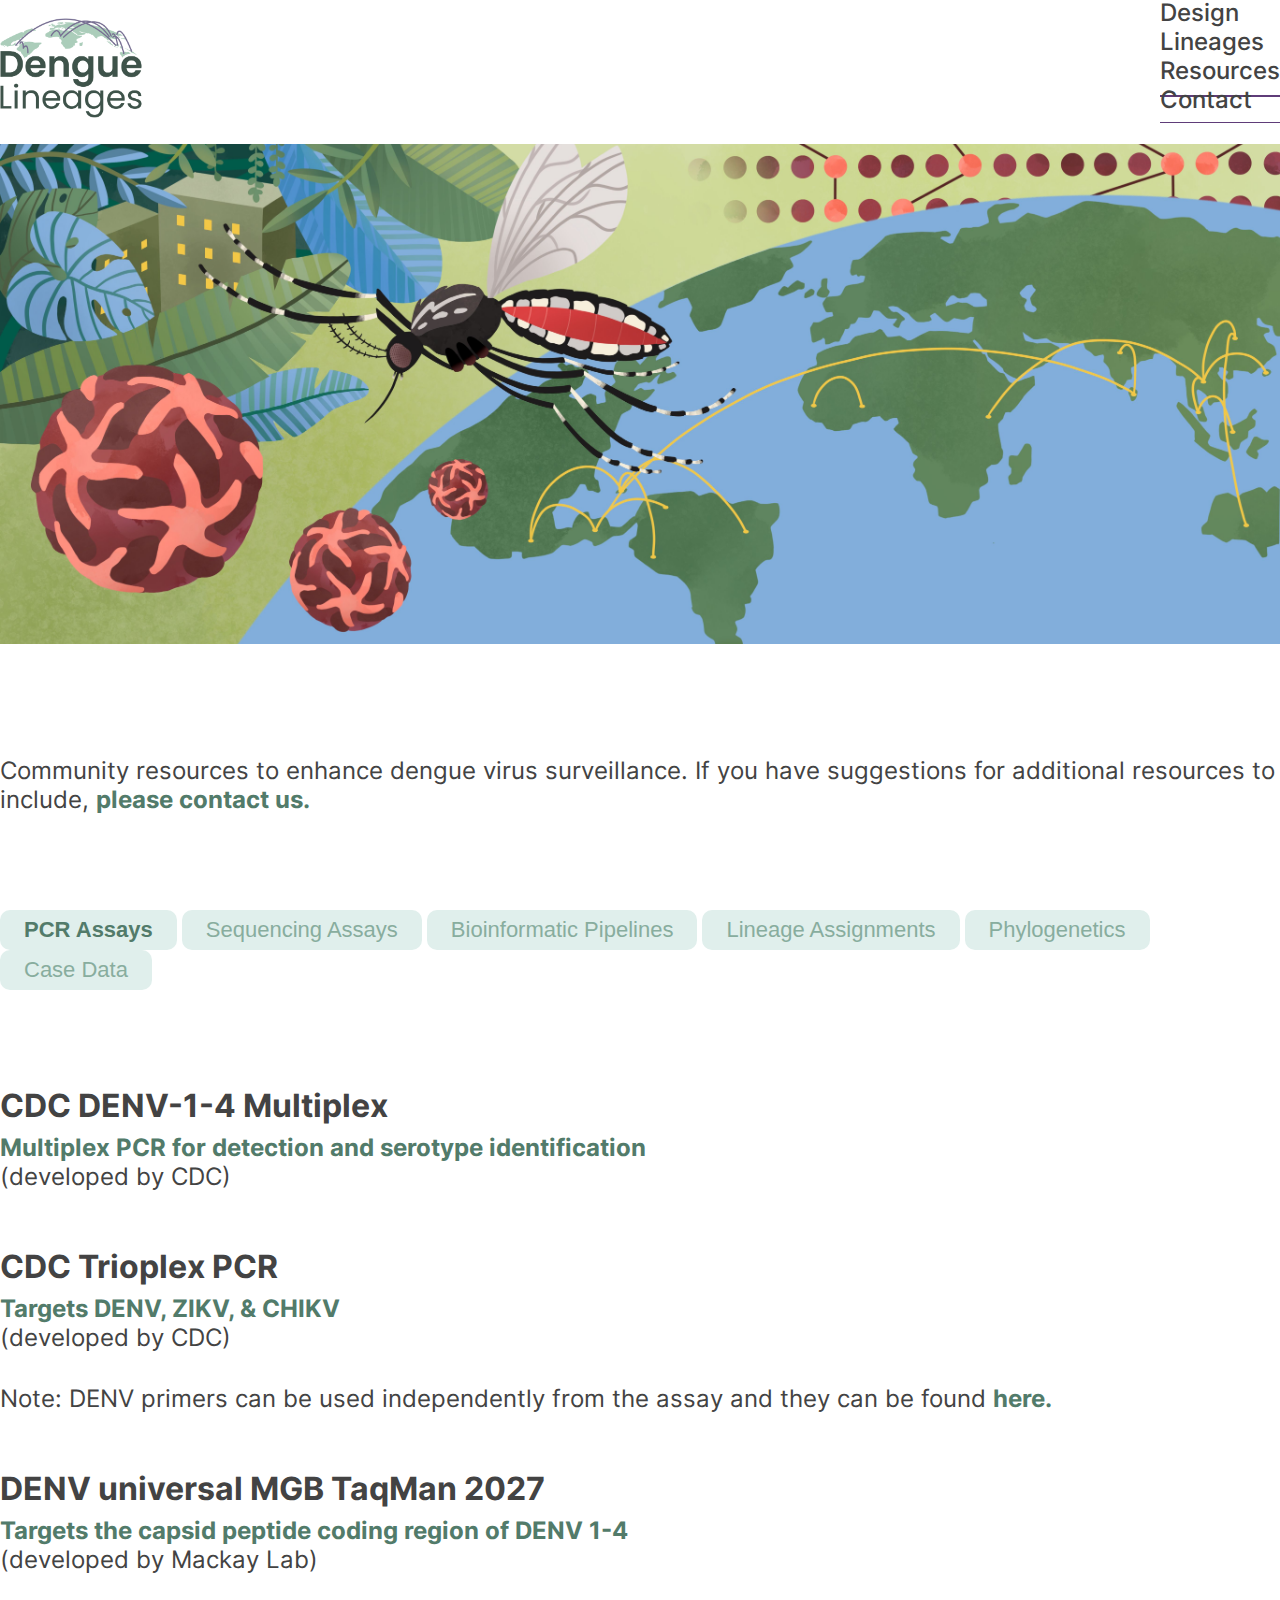
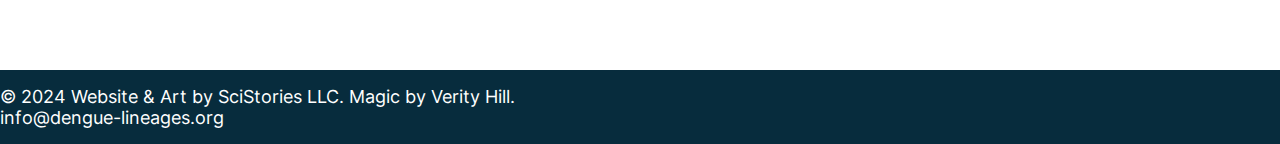
<file: resources.html>
<!DOCTYPE html>
<html lang="en">
<head>
    <meta charset="UTF-8">
    <meta name="viewport" content="width=device-width, initial-scale=1.0">
    <link href="https://cdn.jsdelivr.net/npm/bootstrap@5.1.3/dist/css/bootstrap.min.css" rel="stylesheet" integrity="sha384-1BmE4kWBq78iYhFldvKuhfTAU6auU8tT94WrHftjDbrCEXSU1oBoqyl2QvZ6jIW3" crossorigin="anonymous">
    <link rel="stylesheet" href="/style.css">
    <link rel="icon" type="image/x-icon" href="/favicon.ico?v=4" />
    <title>Dengue Lineages</title>
</head>
<body>

    <section class="container">
        <div class="ss-navbar" id="navbar"></div>
    </section>

<section class="hero">
</section>

<section class="start-section container">
    <p>Community resources to enhance dengue virus surveillance. If you have suggestions for additional resources to include, <a href="contact.html">please contact us.</a></p>

    <div class="d-flex flex-wrap gap-4x justify-content-center between-section action-buttons-wrapper">
        <button class="ss-button active" id="pcr-assays">
            PCR Assays
        </button>
        <button class="ss-button" id="sequencing-assays">
            Sequencing Assays
        </button>
        <button class="ss-button" id="bioinformatic-pipelines">
            Bioinformatic Pipelines
        </button>
        <button class="ss-button" id="linage-assignments">
            Lineage Assignments
        </button>
        <button class="ss-button" id="phylogenetics">
            Phylogenetics
        </button>
        <button class="ss-button" id="case-data">
            Case Data
        </button>
    </div>

    <div class="between-section end-section">
        <div class="flex-column" id="pcr-assays-content" style="display: block;">
            <div class="mb-5x">
                <h2>CDC DENV-1-4 Multiplex</h2>
                <a target="_blank" href="https://journals.plos.org/plosntds/article?id=10.1371/journal.pntd.0002311">Multiplex PCR for detection and serotype identification</a>
                <p>(developed by CDC)</p>
            </div>
            <div class="mb-5x">
                <h2>CDC Trioplex PCR</h2>
                <a target="_blank" href="https://www.nature.com/articles/s41467-018-03772-1">Targets DENV, ZIKV, & CHIKV </a> 
                <p>(developed by CDC)</p>
                <p>Note: DENV primers can be used independently from the assay and they can be found <a>here.</a></p>
            </div>
            <div>
                <h2>DENV universal MGB TaqMan 2027</h2>
                <a target="_blank" href="https://www.protocols.io/view/dengue-virus-denv-universal-mgb-taqman-2017-rm7vzrd8gx1w/v4">Targets the capsid peptide coding region of DENV 1-4</a> 
                <p>(developed by Mackay Lab)</p>
            </div>
        </div>
        
        <div class="flex-column" id="sequencing-assays-content" style="display: none;">
            <div class="mb-5x">
                <h2>DengueSeq</h2>
                <a target="_blank" href="https://www.protocols.io/view/dengueseq-a-pan-serotype-whole-genome-amplicon-seq-kqdg39xxeg25/v3">Pan-serotype whole genome sequencing using amplicons</a>
                <p>(developed by Grubaugh Lab)</p>
            </div>
            <div class="mb-5x">
                <h2>CADDE protocols</h2>
                <a target="_blank" href="https://www.caddecentre.org/protocols/">Whole genome amplicon protocols designed using PrimalScheme </a>
                <p>(developed by CADDE)</p>
            </div>
            <div class="mb-5x">
                <h2>"Wallau” amplicon protocol</h2>
                <a target="_blank" href="https://figshare.com/articles/dataset/Protocols_for_full_genome_tailed_amplicon_of_arboviruses/23791719">Tiled amplification protocols for DENV-1-2 and other arbovirus genome sequencing</a>
                <p>(developed by Wallau Lab)</p>
            </div>
            <div class="mb-5x">
                <h2>“Cruz” amplicon protocol</h2>
                <a target="_blank" href="https://www.sciencedirect.com/science/article/pii/S0166093416301562">Targeted full-genome amplification and sequencing of DENV-1-4 in South America</a>
                <p>(developed by Leguia Lab)</p>
            </div>
            <div class="mb-5x">
                <h2>CDC DENV E gene sequencing assay</h2>
                <a target="_blank" href="https://journals.asm.org/doi/full/10.1128/jcm.01957-18">Standardized, serotype-specific, Sanger-based method for genotyping analyses</a>
                <p>(developed by CDC)</p>
            </div>
            <div>
                <h2>Ampi-FlaCk</h2>
                <a target="_blank" href="https://www.mdpi.com/1999-4915/16/1/23">MinION sequence-based detection of flavivirus (NS5) and chikungunya (E1)</a>
                <p>(developed by Alcantara lab)</p>
            </div>
        </div>

        <div class="flex-column" id="bioinformatic-pipelines-content" style="display: none;">
            <div class="mb-5x">
                <h2>iVar</h2>
                <a target="_blank" href="https://github.com/andersen-lab/ivar">Pipeline to generate consensus genomes from Illumina amplicon data</a>
                <p>(developed by Andersen Lab)</p>
            </div>
            <div class="mb-5x">
                <h2>DengueSeq Pipeline (Illumina)</h2>
                <a target="_blank" href="https://github.com/grubaughlab/DENV_pipeline">iVar-based pipeline for processing data from the DengueSeq-Illumina protocol</a>
                <p>(developed by Grubaugh Lab)</p>
            </div>
            <div class="mb-5x">
                <h2>DengueSeq Pipeline (ONT)</h2>
                <a target="_blank" href="https://github.com/josephfauver/DENV_MinION_Script">ARTIC-based pipeline for processing data from the DengueSeq-ONT protocol</a>
                <p>(developed by Fauver Lab)</p>
            </div>
            <div class="mb-5x">
                <h2>ViralFlow</h2>
                <a target="_blank" href="https://viralflow.github.io/">Nextflow pipeline for calling viral consensus genome sequences from read alignment data</a>
                <p>(developed by Fiocruz)</p>
            </div>
            <div class="mb-5x">
                <h2>ViralUnity</h2>
                <a target="_blank" href="https://github.com/filiperomero2/ViralUnity">Tool to perform data quality control and viral genome reference assembly</a>
                <p>(developed by Romero)</p>
            </div>
            <div class="mb-5x">
                <h2>ViralConsensus</h2>
                <a target="_blank" href="https://github.com/niemasd/ViralConsensus">Tool for calling viral consensus genome sequences from read alignment data</a>
                <p>(developed by Moshiri Lab)</p>
            </div>
            <div class="mb-5x">
                <h2>Genome Detective</h2>
                <a target="_blank" href="https://www.genomedetective.com/db/ui/login">Web application for generating consensus genomes from metagenomic or amplicon data</a>
                <p>(developed by Emweb)</p>
            </div>
            <div>
                <h2>CZID</h2>
                <a target="_blank" href="https://czid.org/">Web application for generating consensus genomes from metagenomic or amplicon data</a>
                <p>(developed by CZ Biohub)</p>
            </div>

        </div>
        
        <div class="flex-column" id="linage-assignments-content" style="display: none;">
            <div class="mb-5x">
                <h2>Genome Detective</h2>
                <a target="_blank" href="https://www.genomedetective.com/app/typingtool/dengue/">Typing tool for serotypes, genotypes, major lineages, and minor lineages</a>
                <p>(developed by Emweb)</p>
            </div>
            <div class="mb-5x">
                <h2>GLUE</h2>
                <a target="_blank" href="https://github.com/giffordlabcvr/Dengue-GLUE">Typing tool for serotypes, genotypes, major lineages, and minor lineages</a>
                <p>(developed by Gifford Lab)</p>
            </div>
            <div class="mb-5x">
                <h2>Nextclade build for DENV-1</h2>
                <a target="_blank" href="https://clades.nextstrain.org/?dataset-name=community/v-gen-lab/dengue/denv1">Typing tool for serotypes, genotypes, major lineages, and minor lineages</a>
                <p>(developed by Lima lab)</p>
            </div>
            <div class="mb-5x">
                <h2>Nextclade build for DENV-2</h2>
                <a target="_blank" href="https://clades.nextstrain.org/?dataset-name=community/v-gen-lab/dengue/denv2">Typing tool for serotypes, genotypes, major lineages, and minor lineages</a>
                <p>(developed by Lima lab)</p>
            </div>
            <div class="mb-5x">
                <h2>Nextclade build for DENV-3</h2>
                <a target="_blank" href="https://clades.nextstrain.org/?dataset-name=community/v-gen-lab/dengue/denv3">Typing tool for serotypes, genotypes, major lineages, and minor lineages</a>
                <p>(developed by Lima lab)</p>
            </div>
            <div class="mb-5x">
                <h2>Nextclade build for DENV-4</h2>
                <a target="_blank" href="https://clades.nextstrain.org/?dataset-name=community/v-gen-lab/dengue/denv4">Typing tool for serotypes, genotypes, major lineages, and minor lineages</a>
                <p>(developed by Lima lab)</p>
            </div>
        </div>
        
        <div class="flex-column" id="phylogenetics-content" style="display: none;">
            <div class="mb-5x">
                <h2>Representative sequences</h2>
                <a target="_blank" href="https://github.com/DENV-lineages/lineages-paper/tree/main/representative_sequences ">Sequences with lineage designations for data comparisons</a>
                <p>(developed by Grubaugh Lab)</p>
            </div>
            <div class="mb-5x">
                <h2>Curated sequences and metadata</h2>
                <a target="_blank" href="https://github.com/grubaughlab/DENV-genomics/">Updated sequences and metadata from GenBank for global phylogenetics</a>
                <p>(developed by Grubaugh Lab)</p>
            </div>
            <div class="mb-5x">
                <h2>DENV-Nextstrain</h2>
                <a target="_blank" href="https://github.com/nextstrain/dengue">Pipeline for building DENV nextstrain pages</a>
                <p>(developed by Nextstrain)</p>
            </div>
            <div>
                <h2>ViralWasm-Epi</h2>
                <a target="_blank" href="https://niema-lab.github.io/ViralWasm-Epi/">WebAssembly-based pipeline for multi-sequence alignment and molecular clustering</a>
                <p>(developed by Moshiri Lab)</p>
            </div>
        </div>
        
        <div class="flex-column" id="case-data-content" style="display: none;">
            <div class="mb-5x">
                <h2>OpenDengue</h2>
                <a target="_blank" href="https://opendengue.org/">A global database of publicly available dengue case data</a>
                <p>(developed by OpenDengue)</p>
            </div>
            <div class="mb-5x">
                <h2>WHO global dengue surveillance dashboard</h2>
                <a target="_blank" href="https://worldhealthorg.shinyapps.io/dengue_global/">A global database of publicly available dengue case data</a>
                <p>(developed by WHO)</p>
            </div>
            <div class="mb-5x">
                <h2>PAHO/WHO - Dengue</h2>
                <a target="_blank" href="https://www3.paho.org/data/index.php/en/mnu-topics/indicadores-dengue-en.html">Database of publicly available dengue case data for the Americas</a>
                <p>(developed by PAHO/WHO)</p>
            </div>
            <div class="mb-5x">
                <h2>Info Dengue</h2>
                <a target="_blank" href="https://info.dengue.mat.br/">High-resolution dengue case data for Brazil</a>
                <p>(developed by Fiocruz)</p>
            </div>
            <div class="mb-5x">
                <h2>Dengue Tracker</h2>
                <a target="_blank" href="https://diseasesurveillance.github.io/dengue-tracker/index.html">Dengue case nowcasting for Brazil</a>
                <p>(developed by Moraga Lab)</p>
            </div>
            <div>
                <h2>ADVA - Dengue dashboard</h2>
                <a target="_blank" href="https://www.adva.asia/dengue-dashboard/">High-resolution dengue case data for Asia</a>
                <p>(developed by ADVA)</p>
            </div>
        </div>

    </div>


</section>


<div id="footer-container"></div>
<script src="./js/footer.js"></script>
</file>
<file: style.css>
@font-face {
  font-family: Inter;
  src: url('./assets/fonts/Inter-Regular.ttf') format('truetype');
  font-weight: 400;
}

@font-face {
  font-family: Inter;
  src: url('./assets/fonts/Inter-Medium.ttf') format('truetype');
  font-weight: 500;
}

@font-face {
  font-family: Inter;
  src: url('./assets/fonts/Inter-Bold.ttf') format('truetype');
  font-weight: 700;
}

:root {
  /* Fonts */
  --mainFont: Inter, sans-serif;
  --regularFont: 400;
  --mediumFont: 500;
  --boldFont: 700;

  /*Colors*/
  --primaryColor: #072c3d;
  --secondaryColor: #5F3C79;
  --textColor: #434343;
  --linkColor: #527b6a;
  --black: #232323;
  --white: #ffffff;


  /* sizes */
  --x: 1.6rem;
  --1x: 2.4rem;
  --2x: 3.2rem;
  --3x: 4rem;
  --4x: 4.8rem;
  --5x: 5.6rem;
  --6x: 6.4rem;
  --7x: 7.2rem;
  --8x: 8rem;
}

html,
body {
  overflow-x: hidden;
  position: relative;
}

html {
  font-size: 62.5%; /*10 px = 1rem */
}

body {
  font-size: 16px;
  font-size: 1.6rem;
  font-family: var(--mainFont);
}

* {
  box-sizing: border-box;
  margin: 0;
  padding: 0;
}

h1, h2 {
  font-family: var(--mainFont);
  font-weight: 700;
  color: var(--textColor);
}

h1 {
  font-size: var(--3x);
  margin-bottom: var(--4x);
}

h2 {
  font-size: var(--2x);
  margin-bottom: 0.8rem;
}

p, a, ul, ol {
  font-family: var(--mainFont);
  font-size: var(--1x);
}

p, ul, ol {
  font-weight: 400;
  color: var(--textColor);
  margin-bottom: var(--2x);
}

ol, ul {
  padding-left: 2.8rem;
}

p:last-child, p:last-of-type {
  margin-bottom: 0;
}

a, .link {
  font-weight: 700;
  color: var(--linkColor);
  text-decoration: none;
  cursor: pointer;
}

a:hover {
  text-decoration: underline;
  color: var(--linkColor);
}

figcaption {
  font-family: var(--mainFont);
  margin-top: var(--2x);
  color: var(--textColor);
  line-height: 32px;
}

/* UTILITIES */
@media screen and (max-width: 767px) {
  .container {
    width: 90%;
    margin: 0 auto;
  }
}

.smaller-font {
  font-size: var(--x);
}

.mb-5x {
  margin-bottom: var(--5x);
}

.mt-6x {
  margin-top: var(--6x);
}

.gap-4x {
  gap: var(--4x);
}

.start-section {
  margin-top: calc(var(--8x) * 1.4);
}

.between-section{
  margin-top: calc(var(--8x) * 1.2);
}

.end-section {
  margin-bottom: calc(var(--8x) * 1.2);
}

.col-50 {
  flex-basis: 100%;
}

.ss-button {
  height: 40px;
  padding: 0 2.4rem;
  background-color: rgba(224, 239, 236, 1);
  color: rgba(136, 173, 158, 1);
  font-weight: 500;
  border-radius: 10px;
  border: none;
  font-size: 2.2rem;
}

.ss-button:hover {
  transform: scale(1.05);
  transition: transform 0.3s ease;
}

.ss-button.active {
  color: rgba(82, 123, 106, 1);
  font-weight: 700;
}

.expand-btn, .download-btn {
  font-weight: 500;
  color: var(--textColor);
  text-decoration: none;
  border: none;
  background-color: transparent;
  font-size: 2rem;
  border-bottom: 4px solid transparent;
}

.expand-btn:hover, .download-btn:hover {
  color: var(--textColor);
  text-decoration: none;
  border-bottom: 4px solid var(--secondaryColor);
}

.expand-btn::before {
  content: url('/assets/img/expand-icon.png');
  display: inline-block;
  width: 20px;
  height: 20px;
}

.download-btn::before {
  content: url('/assets/img/download-icon.png');
  display: inline-block;
  width: 20px;
  height: 20px;
}

.buttons-wrapper {
  display: flex;
  gap: var(--1x);
  align-items: center;
  justify-content: space-between;
  width: 277px;
  margin-top: 0.8rem;
}


@media screen and (min-width: 768px) {
  .col-50 {
    flex-basis: calc(50% - var(--4x));
  }
}


/* MENU */
.ss__navbar {
  display: flex;
  justify-content: space-between;
  align-items: center;
  height: 140px;
}

.menu {
  list-style: none;
  padding-left: unset;
}

.ss__navbar__logo {
  width: fit-content;
  height: 150px;
  line-height: 0;
}

.ss__navbar__logo img {
  width: 100%;
  height: 100%;
  object-fit: contain;
  object-position: -22px center;
}

.menu__item__link {
  text-decoration: none;
  font-size: 2.4rem;
  font-family: var(--mainFont);
  font-weight: var(--mediumFont);
  color: var(--white);
}

.menu__item__link:hover {
  color: var(--white);
  text-decoration: none;
}

.menu.nav-active {
  transform: translate(0%);
}

.navbar__menu ul li:last-child {
  padding-bottom: unset;
}

.ss__navbar__burger {
  display: none;
}

.icon__transform {
  transform: rotate(-180deg) translateX(-2rem);
}

.toggle .first {
  transform: rotate(-45deg) translate(-5px, 6px);
}

.toggle .second {
  opacity: 0;
}

.toggle .third {
  transform: rotate(45deg) translate(-5px, -6px);
}

@media screen and (max-width: 1023px) {
  .menu {
    position: absolute;
    right: 0;
    height: calc(100% - 140px);
    top: 140px;
    background-color: var(--primaryColor);
    flex-direction: column;
    width: 100%;
    transition: transform 0.5s ease-in;
    transform: translateX(100%);
    z-index: 3;
    align-items: center;
    justify-content: start;
    padding-top: 6.4rem;
  }

  .ss__navbar__burger {
    cursor: pointer;
    display: block;
  }

  .ss__navbar__burger div {
    width: 25px;
    height: 3px;
    background-color: var(--textColor);
    margin: 5px;
    transition: all 0.3s ease;
  }


  .menu__item {
    opacity: 0;
  }

  .menu__item__link.active {
    text-decoration: underline;
    font-weight: var(--boldFont);
  }
}

@media screen and (min-width: 1024px) {

  .ss__navbar {
    height: 144px;
  }

  .ss__navbar__burger {
    display: none;
  }

  .menu {
    padding-bottom: 0.8rem;
    border-bottom: 1px solid rgba(95, 60, 121, 1);
    margin-top: 0.8rem;
  }

  .ss__navbar__logo {
    margin-bottom: 0.8rem;
  }

  .menu__item__link {
    color: var(--textColor);
  }

  .menu__item__link:hover {
    color: var(--textColor);
    border-bottom: 2px solid rgba(95, 60, 121, 1);
    padding-bottom: 1rem;
  }

  .menu__item__link.active {
    color: var(--textColor);
    border-bottom: 2px solid rgba(95, 60, 121, 1);
    padding-bottom: 1rem;
    font-weight: var(--mediumFont);
  }

}

@keyframes fadeLinks {
  from {
    opacity: 0;
    transform: translate(50px);
  }

  to {
    opacity: 1;
    transform: translate(0)
  }
}

@keyframes fadeSubLinks {
  from {
    opacity: 0;
  }

  to {
    opacity: 1;
  }
}

/* hero */

.hero {
  background-image: url('./assets/img/banner.jpg');
  background-position: -250px center;
  background-repeat: no-repeat;
  background-size: cover;
  width: 100%;
  height: 500px;
}

@media screen and (min-width: 768px) {
  .hero {
    background-position: left;
  }
}

/* lineages */

.lineages-figures-section {
  display: grid;
  grid-template-columns: 1fr;
  grid-template-rows: auto;
  row-gap: calc(var(--8x) * 1.1);
}

.lineages-figure-wrapper {
  width: 100%;
}

.lineages-figures-section img {
  object-fit: contain;
  height: 464px;
}

@media screen and (min-width: 768px) {
  .lineages-figures-section {
    grid-template-columns: 1fr 1fr;
    grid-template-rows: auto;
    column-gap: var(--4x);
    justify-items: center;
  }

  .lineages-figure-wrapper {
    width: 277px;
  }

}

/* table */

table {
  width: 100%;
  border-collapse: collapse;
  font-size: 2rem;
  overflow-x: auto;
}

table a {
  font-size: inherit;
  text-decoration: underline;
  text-underline-offset: 0.4rem;
}

thead tr {
  background-color: rgba(206, 207, 209, 1);
}

thead th {
  font-weight: 700;
  color: var(--textColor);
}

th, td {
  padding: 1.6rem;
}

tr {
  border-bottom: 2px solid rgba(155, 155, 157, 1);
  background-color: rgba(238, 238, 238, 1);
}

@media screen and (min-width: 1024px) {

  table {
    width: fit-content;
    max-width: 957px;
  }

  thead th {
    font-size: 2.2rem;
  }

  th, td {
    padding: 1.6rem 5.6rem;
  }

  td:first-of-type, th:first-of-type {
    padding-left: 2.4rem;
  }

  td:last-of-type, th:last-of-type {
    padding-right: 2.4rem;
  }

  .lineages-figures-section {
    width: 957px;
  }
}

/* contact */

.adjust-mb {
  margin-bottom: 42px;
}

@media screen and (min-width: 768px) {
  .adjust-mb {
    margin-bottom: 28px;
  }
  
}


/* footer */
footer {
  background-color: var(--primaryColor);
  padding: 1.6rem 0;
}

footer p, footer a {
  color: var(--white);
  font-size: 1.8rem;
  font-weight: 400;
}

footer a:hover {
  color: var(--white);
  text-decoration: underline;
}

@media screen and (min-width: 1024px) {
  footer p {
    margin-bottom: 0;
  }
  
}
</file>
